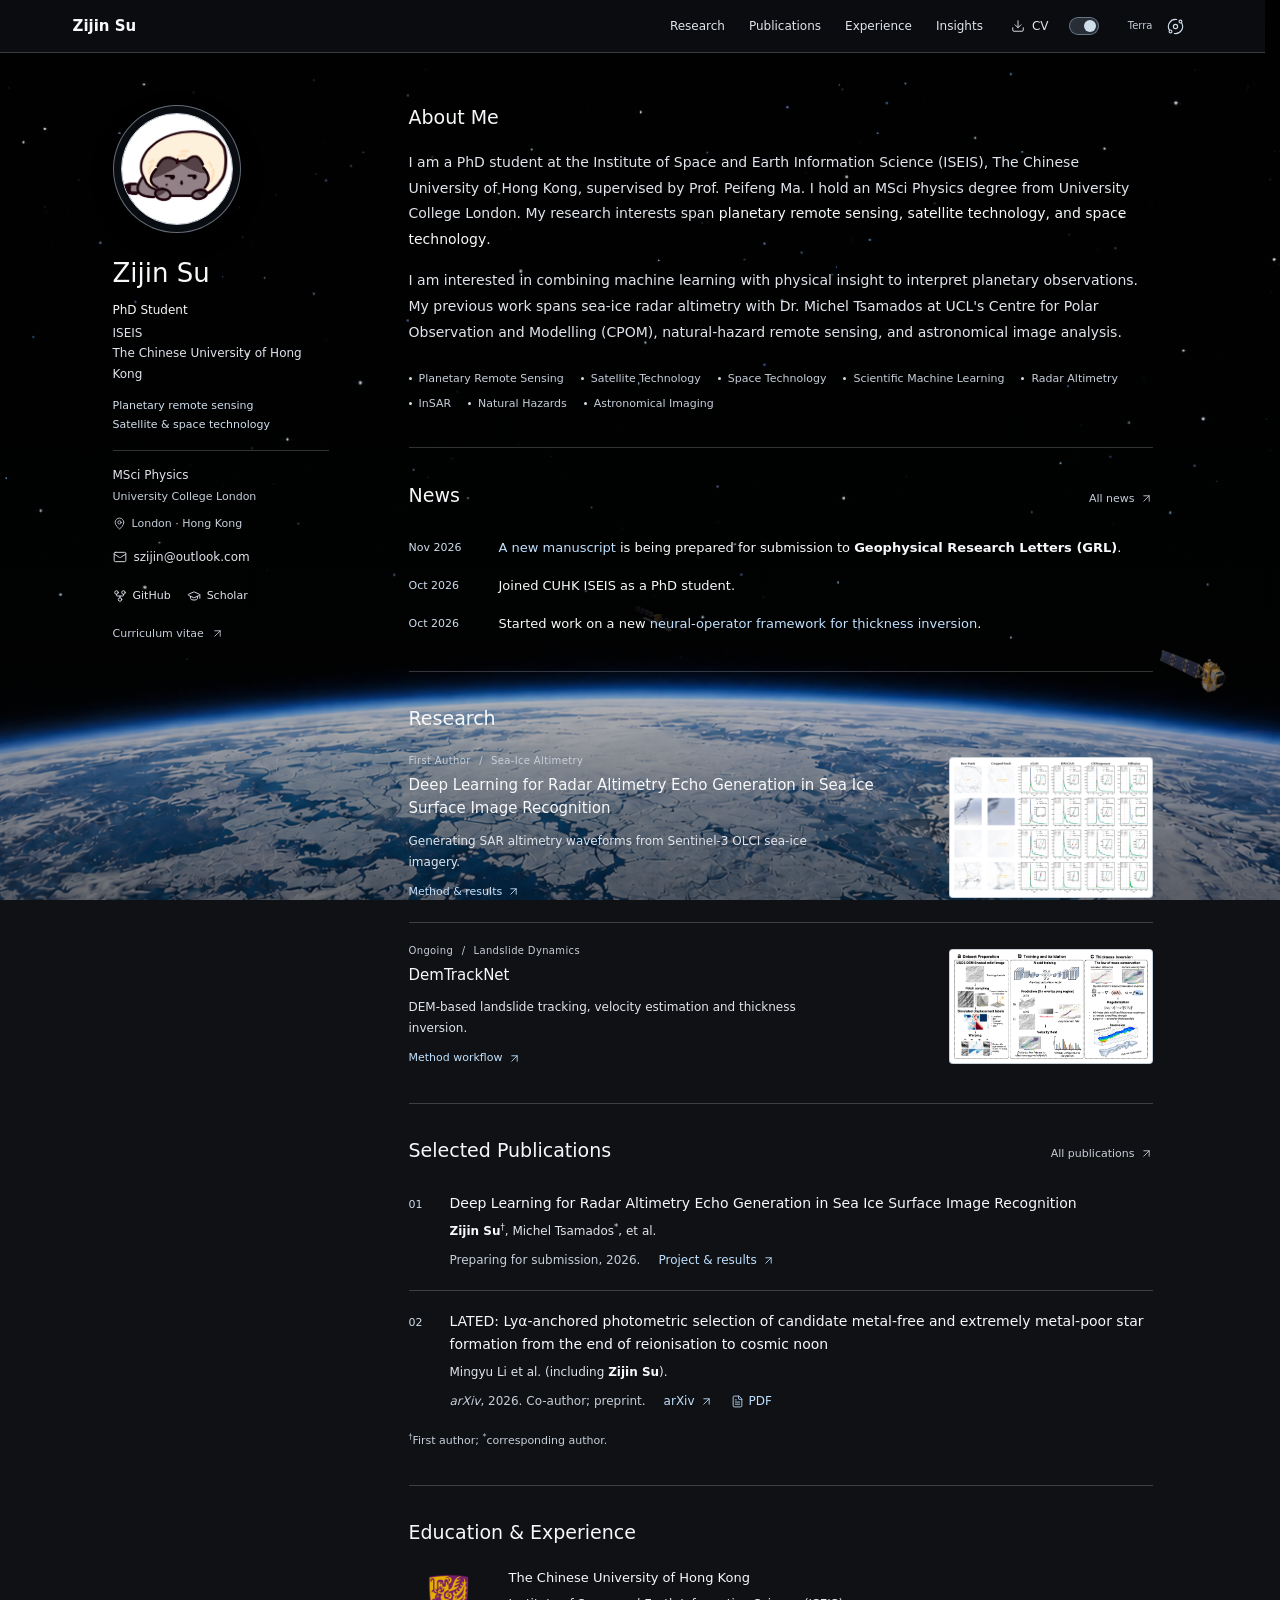
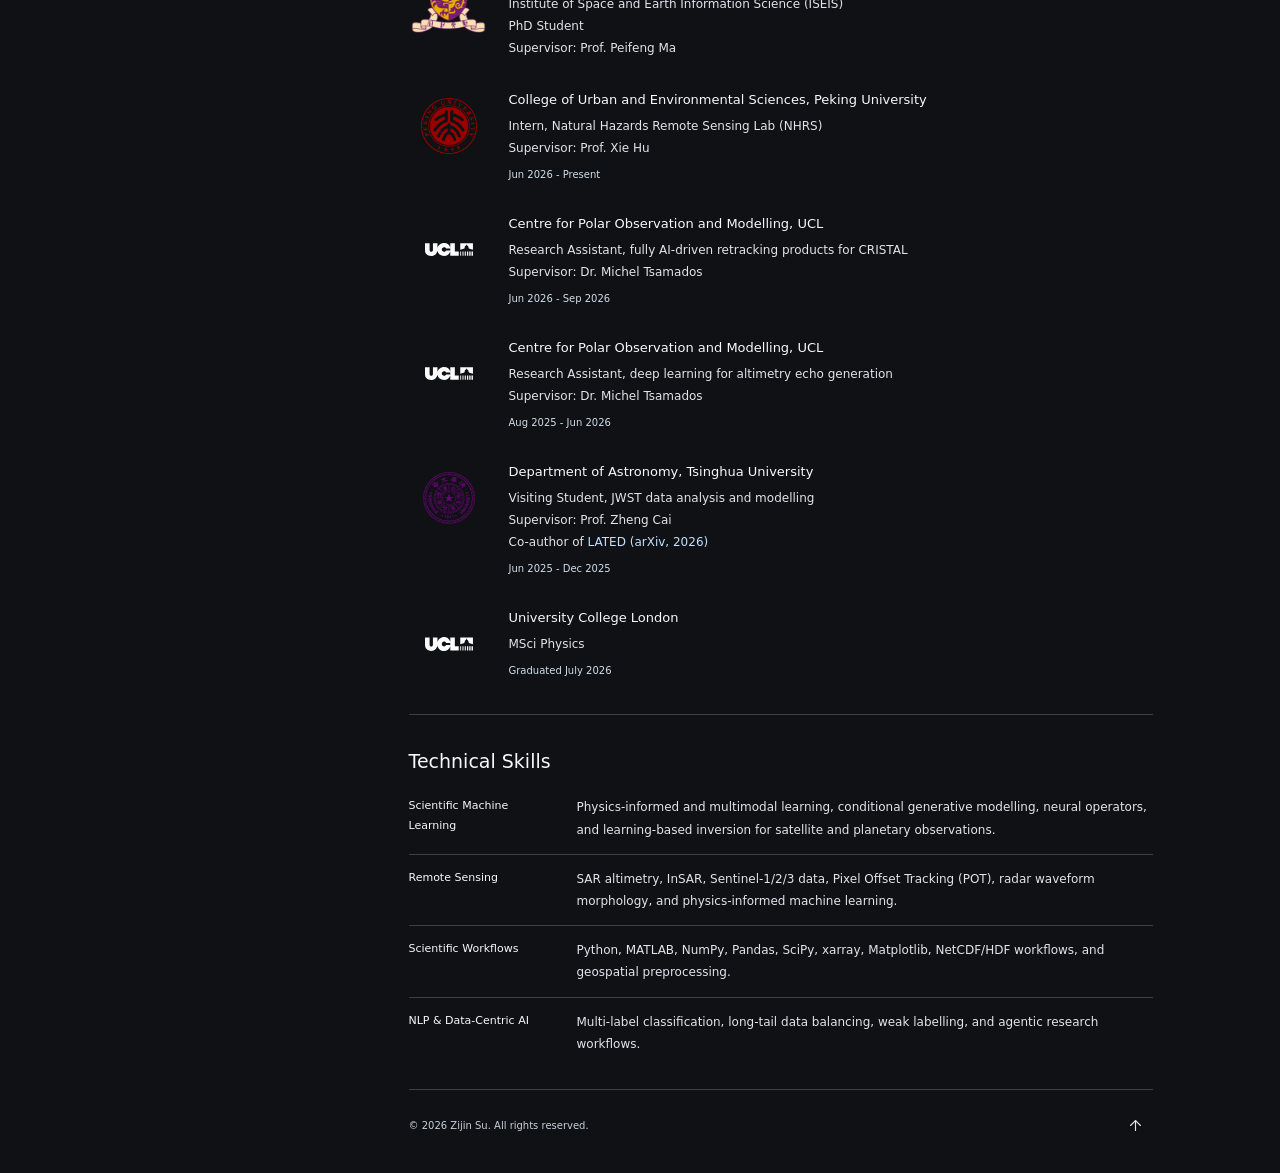
<file: index.html>
<!doctype html>
<html lang="en" data-theme="dark" data-scene="earth-orbit" data-design="immersive">
<head>
  <meta charset="utf-8">
  <meta name="viewport" content="width=device-width, initial-scale=1">
  <meta name="color-scheme" content="dark light">
  <link rel="icon" href="favicon.ico?v=bee-20261113" type="image/x-icon" sizes="16x16 32x32 48x48">
  <link rel="icon" href="assets/img/favicon-bee-21f7d604a5.svg" type="image/svg+xml" sizes="any">
  <link rel="icon" href="assets/img/favicon-bee-light-74e31d1121.png" type="image/png" sizes="32x32" media="(prefers-color-scheme: light)">
  <link rel="icon" href="assets/img/favicon-bee-dark-a9e499d6d9.png" type="image/png" sizes="32x32" media="(prefers-color-scheme: dark)">
  <link rel="apple-touch-icon" href="assets/img/apple-touch-icon-bee.png" sizes="180x180">
  <title>Zijin Su | Planetary Remote Sensing</title>
  <meta name="description" content="Zijin Su. Planetary remote sensing, satellite technology, and space technology.">
  <script src="assets/js/planetary-ui-icons.js?v=2"></script>
  <script src="assets/js/orbit-3d-icons.js?v=1"></script>
  <script src="assets/vendor/three-r160/three.min.js" defer></script>
  <script src="assets/js/orbit-3d-dynamics.js?v=2" defer></script>
  <script src="assets/js/orbit-3d-spacecraft.js?v=1" defer></script>
  <script src="assets/js/orbit-polar-art-preview.js?v=3" defer></script>
  <script src="assets/js/orbit-cinematic-art.js?v=4" defer></script>
  <script src="assets/js/orbit-realistic-spacecraft.js?v=1" defer></script>
  <script src="assets/js/orbit-active-spacecraft-preview.js?v=1" defer></script>
  <script src="assets/js/orbit-cinematic-spacecraft.js?v=2" defer></script>
  <script src="assets/js/orbit-reading-clearance.js?v=1" defer></script>
  <script src="assets/js/orbit-cinematic-scene.js?v=2" defer></script>
  <script src="assets/js/planetary-cinematic.js?v=1" defer></script>
  <link rel="stylesheet" href="assets/css/planetary.css?v=23">
  <link rel="stylesheet" href="assets/css/orbit-3d-preview.css?v=3">
  <link rel="stylesheet" href="assets/css/overview-preview.css?v=1">
  <link rel="stylesheet" href="assets/css/terra-polar-preview.css?v=2">
  <link rel="stylesheet" href="assets/css/research-compact-bfb7ca02b9.css">
</head>
<body id="top">
  <a class="skip-link" href="#main">Skip to content</a>
  <header class="site-header">
    <div class="header-inner">
      <a class="wordmark" href="#top">Zijin Su</a>
      <nav class="site-nav" id="primaryNav" aria-label="Primary navigation">
        <a href="#researches">Research</a>
        <a href="#publications">Publications</a>
        <a href="#experience">Experience</a>
        <a href="insights.html">Insights</a>
      </nav>
      <div class="header-tools">
        <a class="cv-link" href="assets/cv/final_cv.pdf"><span data-icon="Download" aria-hidden="true"></span>CV</a>
        <button id="orbit3DMotionToggle" class="icon-button orbit-3d-motion" type="button" role="switch" aria-label="Scene motion" aria-checked="false" data-tooltip="Loading scene motion" disabled><span class="motion-switch-track" aria-hidden="true"><span class="motion-switch-thumb"></span></span></button>
        <div class="scene-control"><span id="sceneName" class="scene-label" aria-hidden="true">Terra</span><button id="sceneToggle" class="icon-button scene-switch" type="button" aria-label="Terra scene. Switch to Luna" title="Terra scene. Switch to Luna" data-tooltip="Terra / Switch to Luna"><span data-icon="Orbit" aria-hidden="true"></span></button></div>
        <button id="menuToggle" class="icon-button menu-toggle" type="button" aria-label="Open navigation" title="Open navigation" aria-expanded="false" aria-controls="primaryNav"><span data-icon="Menu" aria-hidden="true"></span></button>
      </div>
    </div>
  </header>

  <div class="scene-panel" aria-hidden="true"><div id="orbit3DStage" class="orbit-3d-stage" aria-hidden="true"></div></div>

  <div class="layout">
    <aside class="profile profile--academic" aria-label="Profile">
      <div class="avatar-frame">
        <img class="avatar" src="assets/img/quange.png" width="112" height="112" alt="Zijin Su profile avatar">
      </div>
      <h1 class="profile-name">Zijin Su</h1>
      <div class="profile-affiliation">
        <p class="profile-role">PhD Student</p>
        <p class="profile-school">ISEIS<br>The Chinese University of Hong Kong</p>
      </div>
      <p class="profile-focus"><span>Planetary remote sensing</span><span>Satellite &amp; space technology</span></p>
      <p class="profile-alumni"><span>MSci Physics</span>University College London</p>
      <p class="profile-location"><span data-icon="MapPin" aria-hidden="true"></span>London &middot; Hong Kong</p>
      <a class="profile-email" href="mailto:szijin@outlook.com"><span data-icon="Mail" aria-hidden="true"></span><span>szijin@outlook.com</span></a>
      <div class="profile-links" aria-label="Profile links">
        <a href="https://github.com/zizeonso"><span data-icon="GitFork" aria-hidden="true"></span>GitHub</a>
        <a href="https://scholar.google.com/"><span data-icon="GraduationCap" aria-hidden="true"></span>Scholar</a>
      </div>
      <a class="profile-cv" href="assets/cv/final_cv.pdf">Curriculum vitae<span data-icon="ArrowUpRight" aria-hidden="true"></span></a>
    </aside>

    <main id="main" class="content">
      <section id="about" class="section intro" aria-labelledby="aboutTitle">
        <h2 id="aboutTitle">About Me</h2>
        <p>I am a PhD student at the Institute of Space and Earth Information Science (ISEIS), The Chinese University of Hong Kong, supervised by Prof. Peifeng Ma. I hold an MSci Physics degree from University College London. My research interests span <strong>planetary remote sensing, satellite technology, and space technology</strong>.</p>
        <p>I am interested in combining machine learning with physical insight to interpret planetary observations. My previous work spans sea-ice radar altimetry with Dr. Michel Tsamados at UCL's Centre for Polar Observation and Modelling (CPOM), natural-hazard remote sensing, and astronomical image analysis.</p>
        <ul class="topic-list" aria-label="Research interests">
          <li>Planetary Remote Sensing</li><li>Satellite Technology</li><li>Space Technology</li><li>Scientific Machine Learning</li><li>Radar Altimetry</li><li>InSAR</li><li>Natural Hazards</li><li>Astronomical Imaging</li>
        </ul>
      </section>

      <section id="news" class="section" aria-labelledby="newsTitle">
        <div class="section-heading"><h2 id="newsTitle">News</h2><a class="section-link" href="news.html">All news<span data-icon="ArrowUpRight" aria-hidden="true"></span></a></div>
        <ul class="news-list"><li><time datetime="2026-11">Nov 2026</time><span><span class="paper-title">A new manuscript</span> is being prepared for submission to <strong>Geophysical Research Letters (GRL)</strong>.</span></li>
<li><time datetime="2026-10">Oct 2026</time><span>Joined CUHK ISEIS as a PhD student.</span></li>
<li><time datetime="2026-10">Oct 2026</time><span>Started work on a new <span class="paper-title">neural-operator framework for thickness inversion</span>.</span></li></ul>
      </section>

      <section id="researches" class="section" aria-labelledby="researchTitle">
        <div class="section-heading"><h2 id="researchTitle">Research</h2></div>
        <div class="research-list research-list--compact">
          <article id="sea-ice-altimetry" class="research-entry research-entry--compact">
            <div class="research-copy">
              <p class="entry-kicker">First Author <span aria-hidden="true">/</span> Sea-Ice Altimetry</p>
              <h3><a href="research.html">Deep Learning for Radar Altimetry Echo Generation in Sea Ice Surface Image Recognition</a></h3>
              <p>Generating SAR altimetry waveforms from Sentinel-3 OLCI sea-ice imagery.</p>
              <a class="text-link" href="research.html">Method &amp; results<span data-icon="ArrowUpRight" aria-hidden="true"></span></a>
            </div>
            <figure class="research-preview">
              <a class="research-thumbnail" href="research.html" aria-label="View the 4 by 6 sea-ice waveform comparison and research details"><img src="assets/img/research-20261115/comparison.webp" width="2000" height="1351" loading="lazy" decoding="async" alt="4 by 6 comparison of raw and cropped OLCI patches with observed and generated waveforms across four models"></a>
            </figure>
          </article>
          <article id="demtracknet" class="research-entry research-entry--compact">
            <div class="research-copy">
              <p class="entry-kicker">Ongoing <span aria-hidden="true">/</span> Landslide Dynamics</p>
              <h3>DemTrackNet</h3>
              <p>DEM-based landslide tracking, velocity estimation and thickness inversion.</p>
              <a class="text-link" href="assets/img/demtracknet/fig2-method-workflow-d4398f811e.png" target="_blank" rel="noopener">Method workflow<span data-icon="ArrowUpRight" aria-hidden="true"></span></a>
            </div>
            <figure class="research-preview">
              <a class="research-thumbnail" href="assets/img/demtracknet/fig2-method-workflow-d4398f811e.png" target="_blank" rel="noopener" aria-label="View the full-size DemTrackNet method workflow, Figure 2"><span class="research-thumbnail-crop"><img src="assets/img/demtracknet/fig2-method-workflow-d4398f811e.png" width="1290" height="713" loading="lazy" decoding="async" alt="DemTrackNet method workflow (Figure 2)"></span></a>
            </figure>
          </article>
        </div>
      </section>

      <section id="publications" class="section" aria-labelledby="publicationsTitle">
        <div class="section-heading"><h2 id="publicationsTitle">Selected Publications</h2><a class="section-link" href="publications.html">All publications<span data-icon="ArrowUpRight" aria-hidden="true"></span></a></div>
        <ol class="publication-list publication-list--selected"><li><div class="publication-body"><h3>Deep Learning for Radar Altimetry Echo Generation in Sea Ice Surface Image Recognition</h3>
<p><strong>Zijin Su</strong><sup>†</sup>, Michel Tsamados<sup>*</sup>, et al.</p>
<div class="publication-meta"><p class="publication-venue">Preparing for submission, 2026.</p><div class="publication-links"><a href="research.html">Project &amp; results<span data-icon="ArrowUpRight" aria-hidden="true"></span></a></div></div></div></li>
<li><div class="publication-body"><h3>LATED: Lyα-anchored photometric selection of candidate metal-free and extremely metal-poor star formation from the end of reionisation to cosmic noon</h3>
<p>Mingyu Li et al. (including <strong>Zijin Su</strong>).</p>
<div class="publication-meta"><p class="publication-venue"><em>arXiv</em>, 2026. Co-author; preprint.</p><div class="publication-links"><a href="https://arxiv.org/abs/2609.24588">arXiv<span data-icon="ArrowUpRight" aria-hidden="true"></span></a><a href="https://arxiv.org/pdf/2609.24588"><span data-icon="FileText" aria-hidden="true"></span>PDF</a></div></div></div></li></ol>
        <p class="publication-legend"><sup>†</sup>First author; <sup>*</sup>corresponding author.</p>
      </section>

      <section id="experience" class="section" aria-labelledby="experienceTitle">
        <div class="section-heading"><h2 id="experienceTitle">Education &amp; Experience</h2></div>
        <div class="timeline">
          <article class="timeline-cuhk"><span class="institution-mark institution-mark--cuhk"><img src="assets/img/cuhk_logo.png" width="88" height="88" loading="lazy" alt=""></span><div><h3>The Chinese University of Hong Kong</h3><p>Institute of Space and Earth Information Science (ISEIS)</p><p>PhD Student</p><p>Supervisor: Prof. Peifeng Ma</p></div></article>
          <article><span class="institution-mark"><img src="assets/img/pku_logo.png" width="56" height="56" loading="lazy" alt=""></span><div><h3>College of Urban and Environmental Sciences, Peking University</h3><p>Intern, Natural Hazards Remote Sensing Lab (NHRS)</p><p>Supervisor: Prof. Xie Hu</p><time>Jun 2026 - Present</time></div></article>
          <article><span class="institution-mark institution-mark--wordmark institution-mark--ucl"><img src="assets/img/ucl-logo-white.svg" width="48" height="14" loading="lazy" alt=""></span><div><h3>Centre for Polar Observation and Modelling, UCL</h3><p>Research Assistant, fully AI-driven retracking products for CRISTAL</p><p>Supervisor: Dr. Michel Tsamados</p><time>Jun 2026 - Sep 2026</time></div></article>
          <article><span class="institution-mark institution-mark--wordmark institution-mark--ucl"><img src="assets/img/ucl-logo-white.svg" width="48" height="14" loading="lazy" alt=""></span><div><h3>Centre for Polar Observation and Modelling, UCL</h3><p>Research Assistant, deep learning for altimetry echo generation</p><p>Supervisor: Dr. Michel Tsamados</p><time>Aug 2025 - Jun 2026</time></div></article>
          <article><span class="institution-mark"><img src="assets/img/thu_logo_transparent.png" width="56" height="56" loading="lazy" alt=""></span><div><h3>Department of Astronomy, Tsinghua University</h3><p>Visiting Student, JWST data analysis and modelling</p><p>Supervisor: Prof. Zheng Cai</p><p>Co-author of <a href="https://arxiv.org/abs/2609.24588">LATED (arXiv, 2026)</a></p><time>Jun 2025 - Dec 2025</time></div></article>
          <article><span class="institution-mark institution-mark--wordmark institution-mark--ucl"><img src="assets/img/ucl-logo-white.svg" width="48" height="14" loading="lazy" alt=""></span><div><h3>University College London</h3><p>MSci Physics</p><time>Graduated July 2026</time></div></article>
        </div>
      </section>

      <section id="skills" class="section" aria-labelledby="skillsTitle">
        <div class="section-heading"><h2 id="skillsTitle">Technical Skills</h2></div>
        <dl class="capabilities">
          <div><dt>Scientific Machine Learning</dt><dd>Physics-informed and multimodal learning, conditional generative modelling, neural operators, and learning-based inversion for satellite and planetary observations.</dd></div>
          <div><dt>Remote Sensing</dt><dd>SAR altimetry, InSAR, Sentinel-1/2/3 data, Pixel Offset Tracking (POT), radar waveform morphology, and physics-informed machine learning.</dd></div>
          <div><dt>Scientific Workflows</dt><dd>Python, MATLAB, NumPy, Pandas, SciPy, xarray, Matplotlib, NetCDF/HDF workflows, and geospatial preprocessing.</dd></div>
          <div><dt>NLP &amp; Data-Centric AI</dt><dd>Multi-label classification, long-tail data balancing, weak labelling, and agentic research workflows.</dd></div>
        </dl>
      </section>

      <footer class="site-footer"><p>© 2026 Zijin Su. All rights reserved.</p><a class="icon-button" href="#top" aria-label="Back to top" title="Back to top"><span data-icon="ArrowUp" aria-hidden="true"></span></a></footer>
    </main>
  </div>
</body>
</html>
</file>
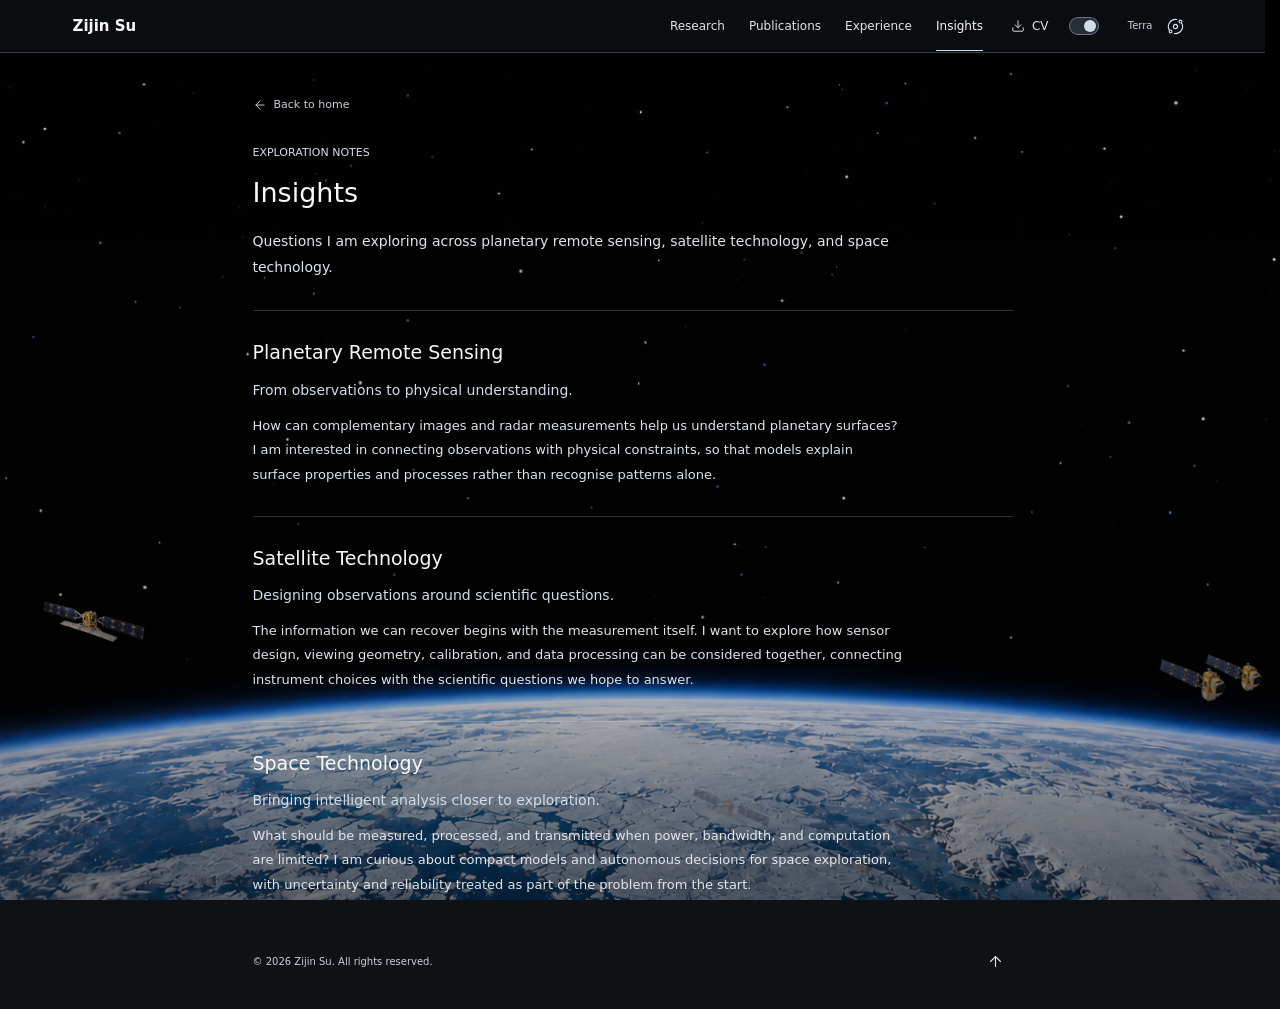
<file: insights.html>
<!doctype html>
<html lang="en" data-theme="dark" data-scene="earth-orbit" data-design="immersive">
<head>
  <meta charset="utf-8">
  <meta name="viewport" content="width=device-width, initial-scale=1">
  <meta name="color-scheme" content="dark light">
  <link rel="icon" href="favicon.ico?v=bee-20261113" type="image/x-icon" sizes="16x16 32x32 48x48">
  <link rel="icon" href="assets/img/favicon-bee-21f7d604a5.svg" type="image/svg+xml" sizes="any">
  <link rel="icon" href="assets/img/favicon-bee-light-74e31d1121.png" type="image/png" sizes="32x32" media="(prefers-color-scheme: light)">
  <link rel="icon" href="assets/img/favicon-bee-dark-a9e499d6d9.png" type="image/png" sizes="32x32" media="(prefers-color-scheme: dark)">
  <link rel="apple-touch-icon" href="assets/img/apple-touch-icon-bee.png" sizes="180x180">
  <title>Insights | Zijin Su</title>
  <meta name="description" content="Exploration notes on planetary remote sensing, satellite technology, and space technology by Zijin Su.">
  <script src="assets/js/planetary-ui-icons.js?v=2"></script>
  <script src="assets/js/orbit-3d-icons.js?v=1"></script>
  <script src="assets/vendor/three-r160/three.min.js" defer></script>
  <script src="assets/js/orbit-3d-dynamics.js?v=2" defer></script>
  <script src="assets/js/orbit-3d-spacecraft.js?v=1" defer></script>
  <script src="assets/js/orbit-polar-art-preview.js?v=3" defer></script>
  <script src="assets/js/orbit-cinematic-art.js?v=4" defer></script>
  <script src="assets/js/orbit-realistic-spacecraft.js?v=1" defer></script>
  <script src="assets/js/orbit-active-spacecraft-preview.js?v=1" defer></script>
  <script src="assets/js/orbit-cinematic-spacecraft.js?v=2" defer></script>
  <script src="assets/js/orbit-reading-clearance.js?v=1" defer></script>
  <script src="assets/js/orbit-cinematic-scene.js?v=2" defer></script>
  <script src="assets/js/planetary-cinematic.js?v=1" defer></script>
  <link rel="stylesheet" href="assets/css/planetary.css?v=22">
  <link rel="stylesheet" href="assets/css/orbit-3d-preview.css?v=3">
  <link rel="stylesheet" href="assets/css/overview-preview.css?v=1">
  <link rel="stylesheet" href="assets/css/terra-polar-preview.css?v=2">
</head>
<body id="top">
  <a class="skip-link" href="#main">Skip to content</a>
  <header class="site-header">
    <div class="header-inner">
      <a class="wordmark" href="index.html">Zijin Su</a>
      <nav class="site-nav" id="primaryNav" aria-label="Primary navigation">
        <a href="index.html#researches">Research</a>
        <a href="index.html#publications">Publications</a>
        <a href="index.html#experience">Experience</a>
        <a href="insights.html" aria-current="page">Insights</a>
      </nav>
      <div class="header-tools">
        <a class="cv-link" href="assets/cv/final_cv.pdf"><span data-icon="Download" aria-hidden="true"></span>CV</a>
        <button id="orbit3DMotionToggle" class="icon-button orbit-3d-motion" type="button" role="switch" aria-label="Scene motion" aria-checked="false" data-tooltip="Loading scene motion" disabled><span class="motion-switch-track" aria-hidden="true"><span class="motion-switch-thumb"></span></span></button>
        <div class="scene-control"><span id="sceneName" class="scene-label" aria-hidden="true">Terra</span><button id="sceneToggle" class="icon-button scene-switch" type="button" aria-label="Terra scene. Switch to Luna" title="Terra scene. Switch to Luna" data-tooltip="Terra / Switch to Luna"><span data-icon="Orbit" aria-hidden="true"></span></button></div>
        <button id="menuToggle" class="icon-button menu-toggle" type="button" aria-label="Open navigation" title="Open navigation" aria-expanded="false" aria-controls="primaryNav"><span data-icon="Menu" aria-hidden="true"></span></button>
      </div>
    </div>
  </header>

  <div class="scene-panel" aria-hidden="true"><div id="orbit3DStage" class="orbit-3d-stage" aria-hidden="true"></div></div>

  <main id="main" class="detail-layout insights-layout">
    <a class="back-link" href="index.html"><span data-icon="ArrowLeft" aria-hidden="true"></span>Back to home</a>
    <header class="detail-header insights-header">
      <p class="eyebrow">Exploration Notes</p>
      <h1>Insights</h1>
      <p>Questions I am exploring across planetary remote sensing, satellite technology, and space technology.</p>
    </header>

    <section id="planetary-remote-sensing" class="insight-entry" aria-labelledby="planetaryTitle">
      <h2 id="planetaryTitle">Planetary Remote Sensing</h2>
      <p class="insight-question">From observations to physical understanding.</p>
      <p>How can complementary images and radar measurements help us understand planetary surfaces? I am interested in connecting observations with physical constraints, so that models explain surface properties and processes rather than recognise patterns alone.</p>
    </section>

    <section id="satellite-technology" class="insight-entry" aria-labelledby="satelliteTitle">
      <h2 id="satelliteTitle">Satellite Technology</h2>
      <p class="insight-question">Designing observations around scientific questions.</p>
      <p>The information we can recover begins with the measurement itself. I want to explore how sensor design, viewing geometry, calibration, and data processing can be considered together, connecting instrument choices with the scientific questions we hope to answer.</p>
    </section>

    <section id="space-technology" class="insight-entry" aria-labelledby="spaceTitle">
      <h2 id="spaceTitle">Space Technology</h2>
      <p class="insight-question">Bringing intelligent analysis closer to exploration.</p>
      <p>What should be measured, processed, and transmitted when power, bandwidth, and computation are limited? I am curious about compact models and autonomous decisions for space exploration, with uncertainty and reliability treated as part of the problem from the start.</p>
    </section>

    <footer class="site-footer"><p>&copy; 2026 Zijin Su. All rights reserved.</p><a class="icon-button" href="#top" aria-label="Back to top" title="Back to top"><span data-icon="ArrowUp" aria-hidden="true"></span></a></footer>
  </main>
</body>
</html>
</file>
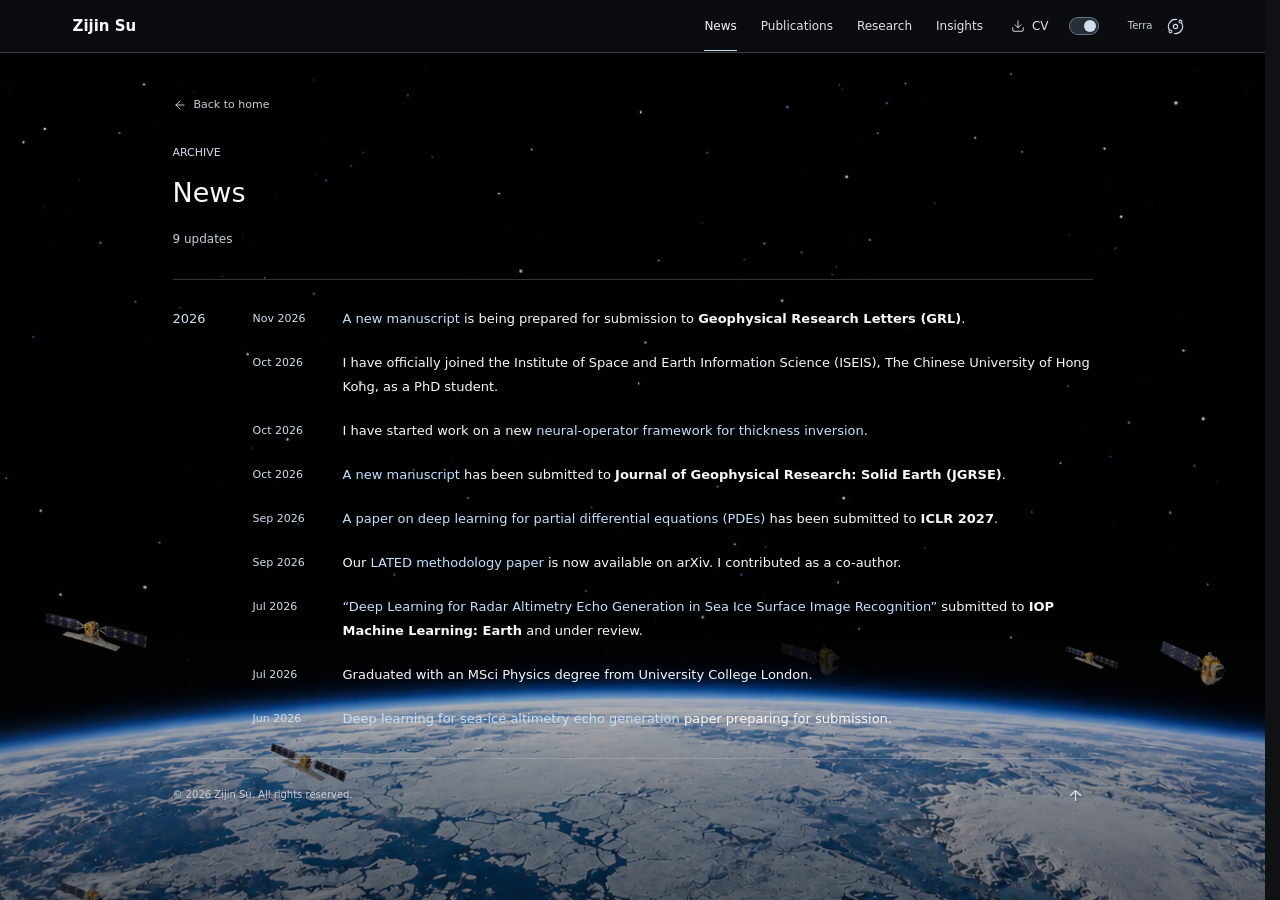
<file: news.html>
<!doctype html>
<html lang="en" data-theme="dark" data-scene="earth-orbit" data-design="immersive">
<head>
  <meta charset="utf-8">
  <meta name="viewport" content="width=device-width, initial-scale=1">
  <meta name="color-scheme" content="dark light">
  <link rel="icon" href="favicon.ico?v=bee-20261113" type="image/x-icon" sizes="16x16 32x32 48x48">
  <link rel="icon" href="assets/img/favicon-bee-21f7d604a5.svg" type="image/svg+xml" sizes="any">
  <link rel="icon" href="assets/img/favicon-bee-light-74e31d1121.png" type="image/png" sizes="32x32" media="(prefers-color-scheme: light)">
  <link rel="icon" href="assets/img/favicon-bee-dark-a9e499d6d9.png" type="image/png" sizes="32x32" media="(prefers-color-scheme: dark)">
  <link rel="apple-touch-icon" href="assets/img/apple-touch-icon-bee.png" sizes="180x180">
  <title>News | Zijin Su</title>
  <meta name="description" content="News archive by Zijin Su.">
  <script src="assets/js/planetary-ui-icons.js?v=2"></script>
  <script src="assets/js/orbit-3d-icons.js?v=1"></script>
  <script src="assets/vendor/three-r160/three.min.js" defer></script>
  <script src="assets/js/orbit-3d-dynamics.js?v=2" defer></script>
  <script src="assets/js/orbit-3d-spacecraft.js?v=1" defer></script>
  <script src="assets/js/orbit-polar-art-preview.js?v=3" defer></script>
  <script src="assets/js/orbit-cinematic-art.js?v=4" defer></script>
  <script src="assets/js/orbit-realistic-spacecraft.js?v=1" defer></script>
  <script src="assets/js/orbit-active-spacecraft-preview.js?v=1" defer></script>
  <script src="assets/js/orbit-cinematic-spacecraft.js?v=2" defer></script>
  <script src="assets/js/orbit-reading-clearance.js?v=1" defer></script>
  <script src="assets/js/orbit-cinematic-scene.js?v=2" defer></script>
  <script src="assets/js/planetary-cinematic.js?v=1" defer></script>
  <link rel="stylesheet" href="assets/css/planetary.css?v=22">
  <link rel="stylesheet" href="assets/css/orbit-3d-preview.css?v=3">
  <link rel="stylesheet" href="assets/css/overview-preview.css?v=1">
  <link rel="stylesheet" href="assets/css/terra-polar-preview.css?v=2">
</head>
<body id="top">
  <a class="skip-link" href="#main">Skip to content</a>
  <header class="site-header">
    <div class="header-inner">
      <a class="wordmark" href="index.html">Zijin Su</a>
      <nav class="site-nav" id="primaryNav" aria-label="Primary navigation"><a href="news.html" aria-current="page">News</a><a href="publications.html">Publications</a><a href="index.html#researches">Research</a><a href="insights.html">Insights</a></nav>
      <div class="header-tools">
        <a class="cv-link" href="assets/cv/final_cv.pdf"><span data-icon="Download" aria-hidden="true"></span>CV</a>
        <button id="orbit3DMotionToggle" class="icon-button orbit-3d-motion" type="button" role="switch" aria-label="Scene motion" aria-checked="false" data-tooltip="Loading scene motion" disabled><span class="motion-switch-track" aria-hidden="true"><span class="motion-switch-thumb"></span></span></button>
        <div class="scene-control"><span id="sceneName" class="scene-label" aria-hidden="true">Terra</span><button id="sceneToggle" class="icon-button scene-switch" type="button" aria-label="Terra scene. Switch to Luna" title="Terra scene. Switch to Luna" data-tooltip="Terra / Switch to Luna"><span data-icon="Orbit" aria-hidden="true"></span></button></div>
        <button id="menuToggle" class="icon-button menu-toggle" type="button" aria-label="Open navigation" title="Open navigation" aria-expanded="false" aria-controls="primaryNav"><span data-icon="Menu" aria-hidden="true"></span></button>
      </div>
    </div>
  </header>
  <div class="scene-panel" aria-hidden="true"><div id="orbit3DStage" class="orbit-3d-stage" aria-hidden="true"></div></div>
  <main id="main" class="detail-layout archive-layout">
    <a class="back-link" href="index.html#news"><span data-icon="ArrowLeft" aria-hidden="true"></span>Back to home</a>
    <header class="detail-header archive-header"><p class="eyebrow">Archive</p><h1>News</h1><p class="archive-count">9 updates</p></header>
    <section id="news-2026" class="archive-year" aria-labelledby="year-2026"><h2 id="year-2026">2026</h2><ul class="news-list"><li><time datetime="2026-11">Nov 2026</time><span><span class="paper-title">A new manuscript</span> is being prepared for submission to <strong>Geophysical Research Letters (GRL)</strong>.</span></li>
<li><time datetime="2026-10">Oct 2026</time><span>I have officially joined the Institute of Space and Earth Information Science (ISEIS), The Chinese University of Hong Kong, as a PhD student.</span></li>
<li><time datetime="2026-10">Oct 2026</time><span>I have started work on a new <span class="paper-title">neural-operator framework for thickness inversion</span>.</span></li>
<li><time datetime="2026-10">Oct 2026</time><span><span class="paper-title">A new manuscript</span> has been submitted to <strong>Journal of Geophysical Research: Solid Earth (JGRSE)</strong>.</span></li>
<li><time datetime="2026-09">Sep 2026</time><span><span class="paper-title">A paper on deep learning for partial differential equations (PDEs)</span> has been submitted to <strong>ICLR 2027</strong>.</span></li>
<li><time datetime="2026-09">Sep 2026</time><span>Our <a href="https://arxiv.org/abs/2609.24588">LATED methodology paper</a> is now available on arXiv. I contributed as a co-author.</span></li>
<li><time datetime="2026-07">Jul 2026</time><span><span class="paper-title">“Deep Learning for Radar Altimetry Echo Generation in Sea Ice Surface Image Recognition”</span> submitted to <strong>IOP Machine Learning: Earth</strong> and under review.</span></li>
<li><time datetime="2026-07">Jul 2026</time><span>Graduated with an MSci Physics degree from University College London.</span></li>
<li><time datetime="2026-06">Jun 2026</time><span><span class="paper-title">Deep learning for sea-ice altimetry echo generation</span> paper preparing for submission.</span></li></ul></section>
    <footer class="site-footer"><p>&copy; 2026 Zijin Su. All rights reserved.</p><a class="icon-button" href="#top" aria-label="Back to top" title="Back to top"><span data-icon="ArrowUp" aria-hidden="true"></span></a></footer>
  </main>
</body>
</html>
</file>
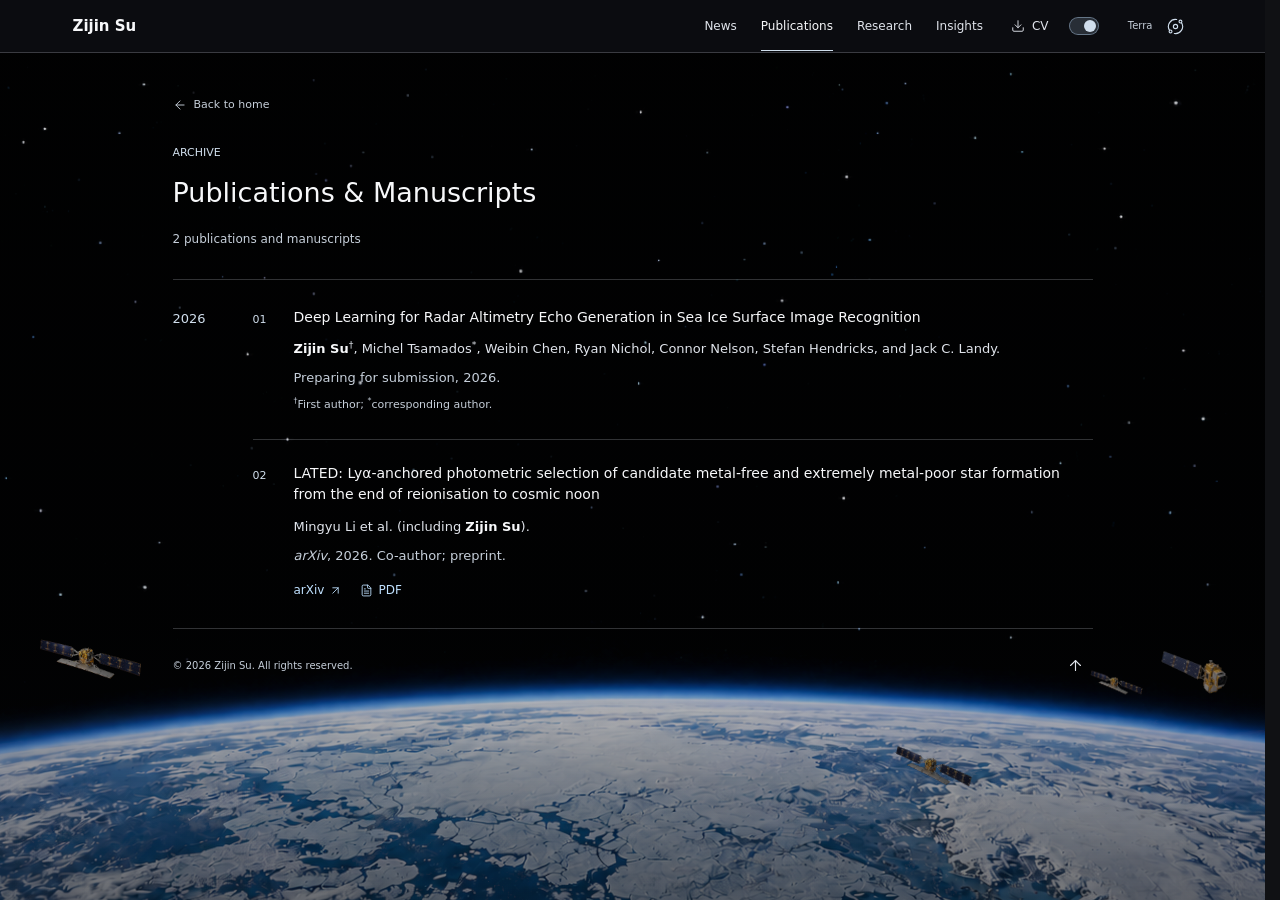
<file: publications.html>
<!doctype html>
<html lang="en" data-theme="dark" data-scene="earth-orbit" data-design="immersive">
<head>
  <meta charset="utf-8">
  <meta name="viewport" content="width=device-width, initial-scale=1">
  <meta name="color-scheme" content="dark light">
  <link rel="icon" href="favicon.ico?v=bee-20261113" type="image/x-icon" sizes="16x16 32x32 48x48">
  <link rel="icon" href="assets/img/favicon-bee-21f7d604a5.svg" type="image/svg+xml" sizes="any">
  <link rel="icon" href="assets/img/favicon-bee-light-74e31d1121.png" type="image/png" sizes="32x32" media="(prefers-color-scheme: light)">
  <link rel="icon" href="assets/img/favicon-bee-dark-a9e499d6d9.png" type="image/png" sizes="32x32" media="(prefers-color-scheme: dark)">
  <link rel="apple-touch-icon" href="assets/img/apple-touch-icon-bee.png" sizes="180x180">
  <title>Publications | Zijin Su</title>
  <meta name="description" content="Publications and manuscripts by Zijin Su.">
  <script src="assets/js/planetary-ui-icons.js?v=2"></script>
  <script src="assets/js/orbit-3d-icons.js?v=1"></script>
  <script src="assets/vendor/three-r160/three.min.js" defer></script>
  <script src="assets/js/orbit-3d-dynamics.js?v=2" defer></script>
  <script src="assets/js/orbit-3d-spacecraft.js?v=1" defer></script>
  <script src="assets/js/orbit-polar-art-preview.js?v=3" defer></script>
  <script src="assets/js/orbit-cinematic-art.js?v=4" defer></script>
  <script src="assets/js/orbit-realistic-spacecraft.js?v=1" defer></script>
  <script src="assets/js/orbit-active-spacecraft-preview.js?v=1" defer></script>
  <script src="assets/js/orbit-cinematic-spacecraft.js?v=2" defer></script>
  <script src="assets/js/orbit-reading-clearance.js?v=1" defer></script>
  <script src="assets/js/orbit-cinematic-scene.js?v=2" defer></script>
  <script src="assets/js/planetary-cinematic.js?v=1" defer></script>
  <link rel="stylesheet" href="assets/css/planetary.css?v=22">
  <link rel="stylesheet" href="assets/css/orbit-3d-preview.css?v=3">
  <link rel="stylesheet" href="assets/css/overview-preview.css?v=1">
  <link rel="stylesheet" href="assets/css/terra-polar-preview.css?v=2">
</head>
<body id="top">
  <a class="skip-link" href="#main">Skip to content</a>
  <header class="site-header">
    <div class="header-inner">
      <a class="wordmark" href="index.html">Zijin Su</a>
      <nav class="site-nav" id="primaryNav" aria-label="Primary navigation"><a href="news.html">News</a><a href="publications.html" aria-current="page">Publications</a><a href="index.html#researches">Research</a><a href="insights.html">Insights</a></nav>
      <div class="header-tools">
        <a class="cv-link" href="assets/cv/final_cv.pdf"><span data-icon="Download" aria-hidden="true"></span>CV</a>
        <button id="orbit3DMotionToggle" class="icon-button orbit-3d-motion" type="button" role="switch" aria-label="Scene motion" aria-checked="false" data-tooltip="Loading scene motion" disabled><span class="motion-switch-track" aria-hidden="true"><span class="motion-switch-thumb"></span></span></button>
        <div class="scene-control"><span id="sceneName" class="scene-label" aria-hidden="true">Terra</span><button id="sceneToggle" class="icon-button scene-switch" type="button" aria-label="Terra scene. Switch to Luna" title="Terra scene. Switch to Luna" data-tooltip="Terra / Switch to Luna"><span data-icon="Orbit" aria-hidden="true"></span></button></div>
        <button id="menuToggle" class="icon-button menu-toggle" type="button" aria-label="Open navigation" title="Open navigation" aria-expanded="false" aria-controls="primaryNav"><span data-icon="Menu" aria-hidden="true"></span></button>
      </div>
    </div>
  </header>
  <div class="scene-panel" aria-hidden="true"><div id="orbit3DStage" class="orbit-3d-stage" aria-hidden="true"></div></div>
  <main id="main" class="detail-layout archive-layout">
    <a class="back-link" href="index.html#publications"><span data-icon="ArrowLeft" aria-hidden="true"></span>Back to home</a>
    <header class="detail-header archive-header"><p class="eyebrow">Archive</p><h1>Publications &amp; Manuscripts</h1><p class="archive-count">2 publications and manuscripts</p></header>
    <section id="publications-2026" class="archive-year" aria-labelledby="year-2026"><h2 id="year-2026">2026</h2><ol class="publication-list"><li><div class="publication-body">
            <h3>Deep Learning for Radar Altimetry Echo Generation in Sea Ice Surface Image Recognition</h3>
            <p><strong>Zijin Su</strong><sup>†</sup>, Michel Tsamados<sup>*</sup>, Weibin Chen, Ryan Nichol, Connor Nelson, Stefan Hendricks, and Jack C. Landy.</p>
            <p class="publication-venue">Preparing for submission, 2026.</p>
            <p class="publication-note"><sup>†</sup>First author; <sup>*</sup>corresponding author.</p>
          </div></li>
<li><div class="publication-body">
            <h3>LATED: Lyα-anchored photometric selection of candidate metal-free and extremely metal-poor star formation from the end of reionisation to cosmic noon</h3>
            <p>Mingyu Li et al. (including <strong>Zijin Su</strong>).</p>
            <p class="publication-venue"><em>arXiv</em>, 2026. Co-author; preprint.</p>
            <div class="publication-links"><a href="https://arxiv.org/abs/2609.24588">arXiv<span data-icon="ArrowUpRight" aria-hidden="true"></span></a><a href="https://arxiv.org/pdf/2609.24588"><span data-icon="FileText" aria-hidden="true"></span>PDF</a></div>
          </div></li></ol></section>
    <footer class="site-footer"><p>&copy; 2026 Zijin Su. All rights reserved.</p><a class="icon-button" href="#top" aria-label="Back to top" title="Back to top"><span data-icon="ArrowUp" aria-hidden="true"></span></a></footer>
  </main>
</body>
</html>
</file>
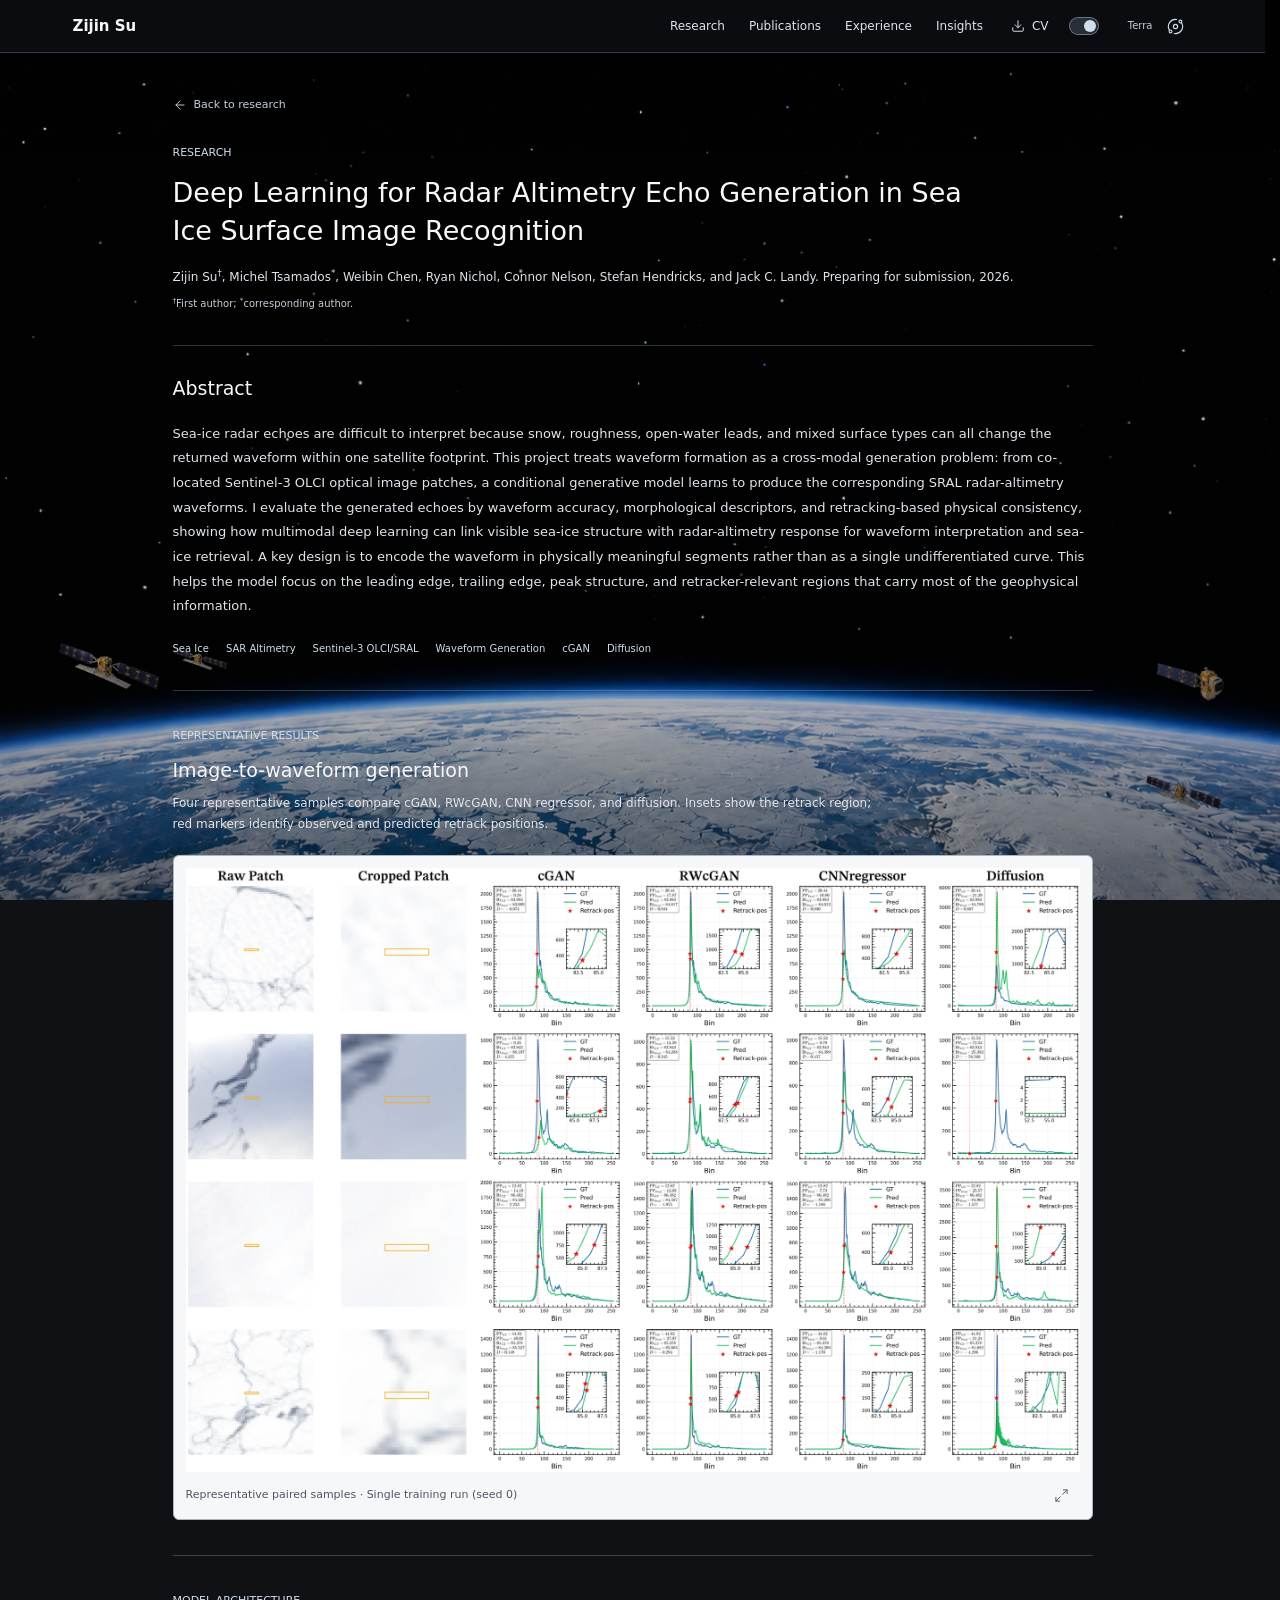
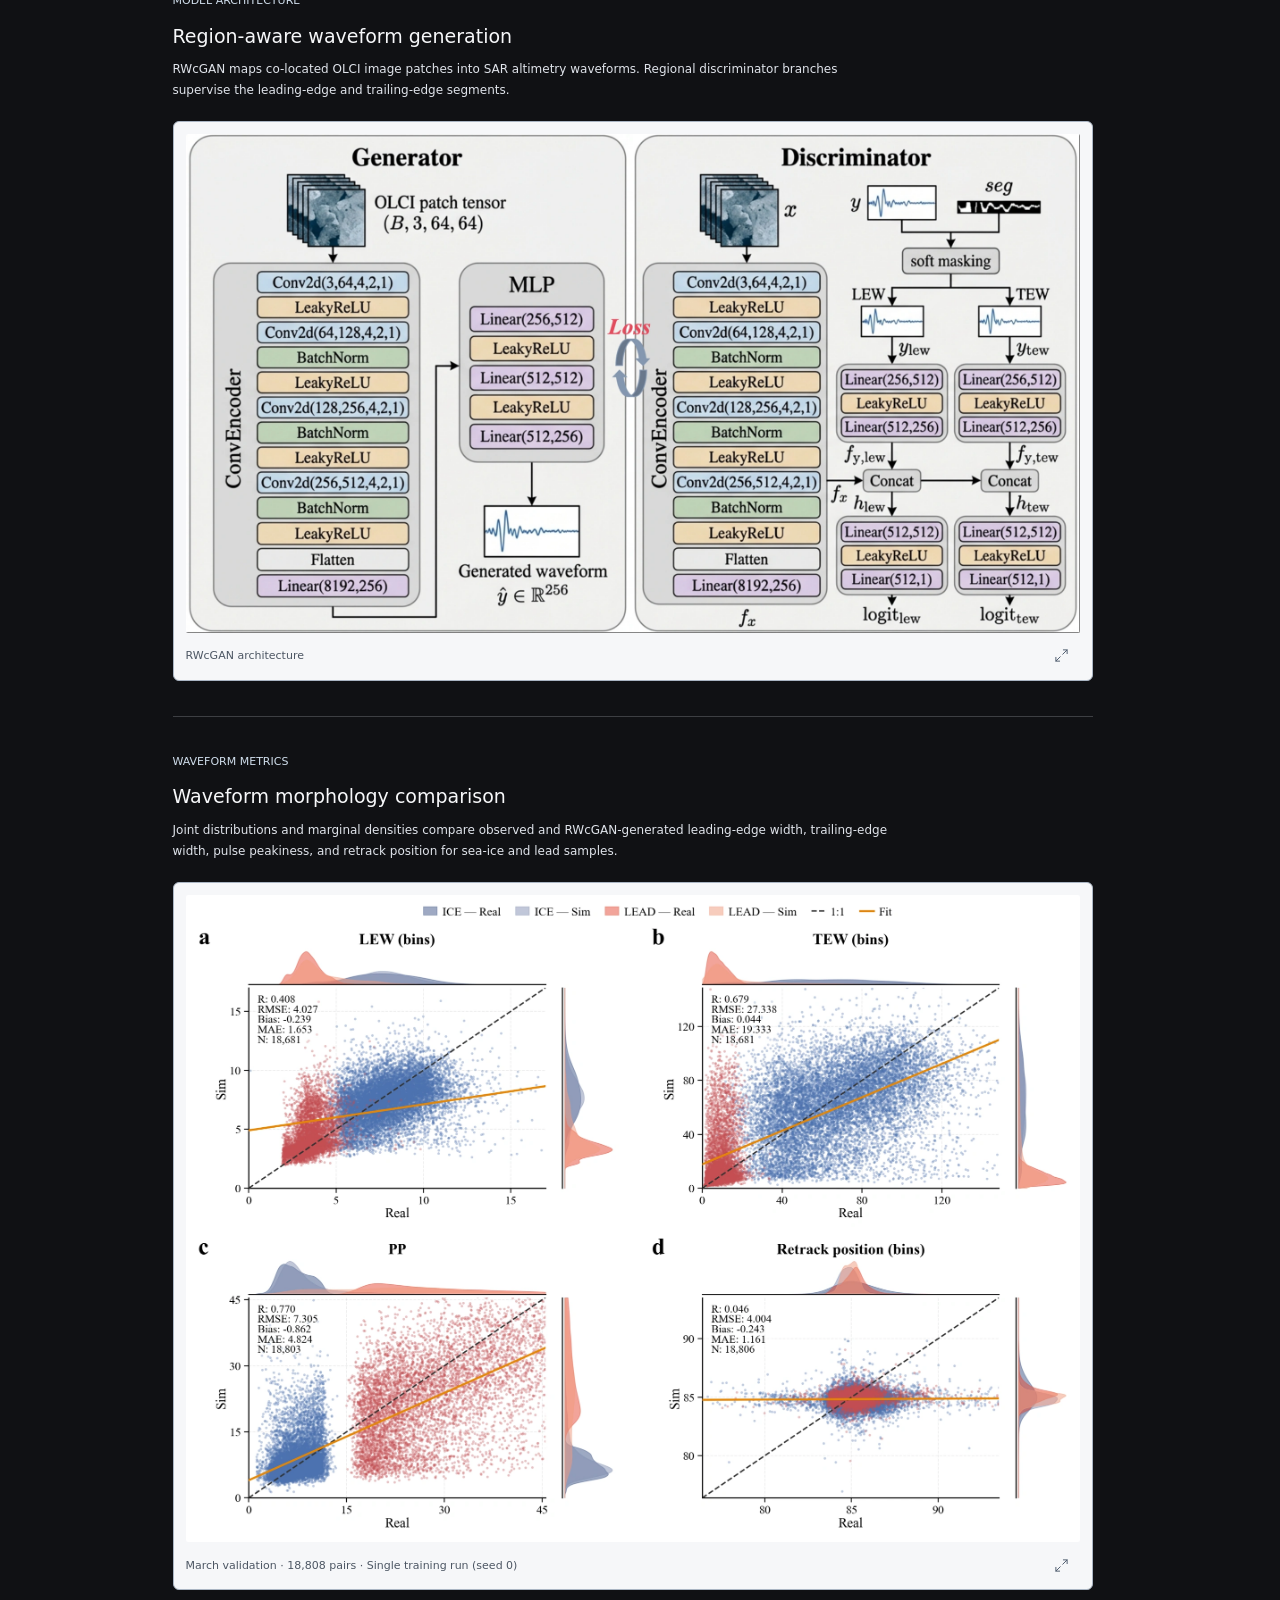
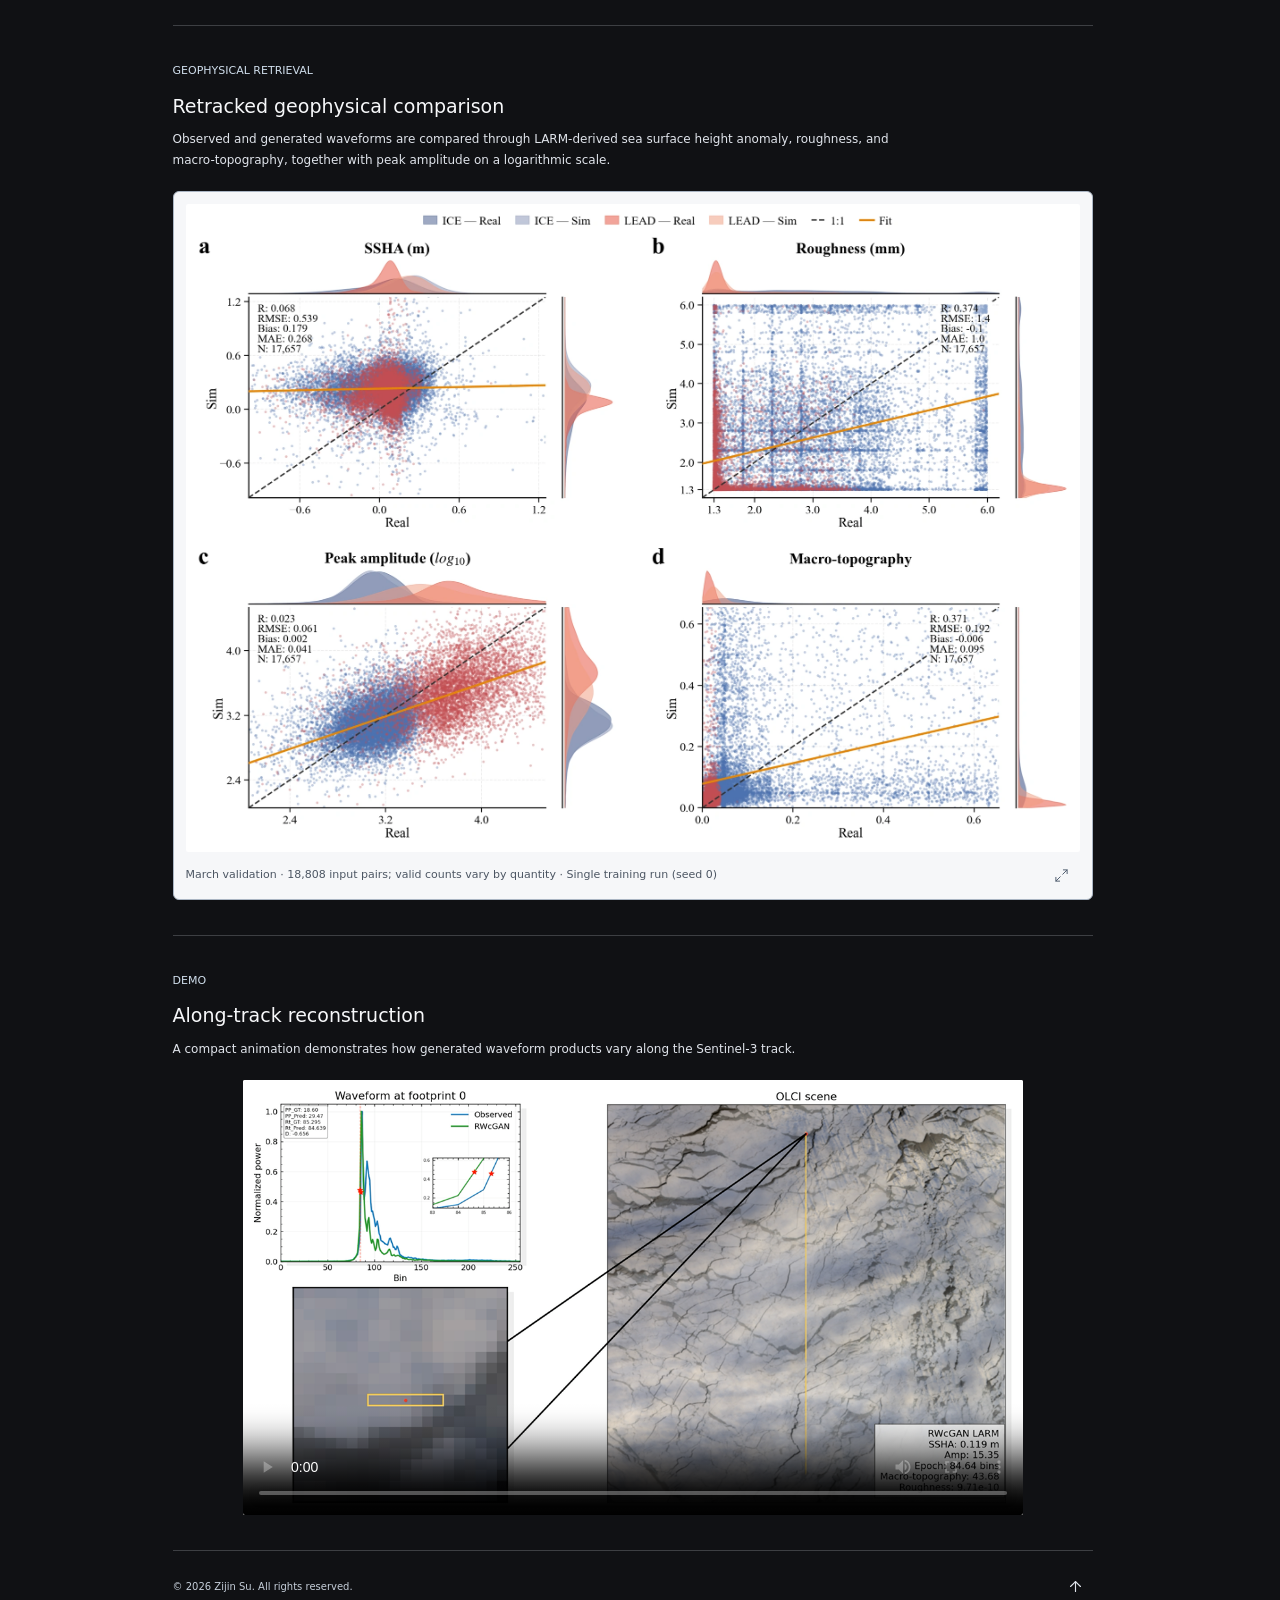
<file: research.html>
<!doctype html>
<html lang="en" data-theme="dark" data-scene="earth-orbit" data-design="immersive">
<head>
  <meta charset="utf-8">
  <meta name="viewport" content="width=device-width, initial-scale=1">
  <title>Research | Zijin Su | Planetary Remote Sensing</title>
  <meta name="description" content="Research abstract for deep learning based radar altimetry echo generation in sea ice surface image recognition.">
  <meta name="color-scheme" content="dark light">
  <link rel="icon" href="favicon.ico?v=bee-20261113" type="image/x-icon" sizes="16x16 32x32 48x48">
  <link rel="icon" href="assets/img/favicon-bee-21f7d604a5.svg" type="image/svg+xml" sizes="any">
  <link rel="icon" href="assets/img/favicon-bee-light-74e31d1121.png" type="image/png" sizes="32x32" media="(prefers-color-scheme: light)">
  <link rel="icon" href="assets/img/favicon-bee-dark-a9e499d6d9.png" type="image/png" sizes="32x32" media="(prefers-color-scheme: dark)">
  <link rel="apple-touch-icon" href="assets/img/apple-touch-icon-bee.png" sizes="180x180">
  <script src="assets/js/planetary-ui-icons.js?v=2"></script>
  <script src="assets/js/orbit-3d-icons.js?v=1"></script>
  <script src="assets/vendor/three-r160/three.min.js" defer></script>
  <script src="assets/js/orbit-3d-dynamics.js?v=2" defer></script>
  <script src="assets/js/orbit-3d-spacecraft.js?v=1" defer></script>
  <script src="assets/js/orbit-polar-art-preview.js?v=3" defer></script>
  <script src="assets/js/orbit-cinematic-art.js?v=4" defer></script>
  <script src="assets/js/orbit-realistic-spacecraft.js?v=1" defer></script>
  <script src="assets/js/orbit-active-spacecraft-preview.js?v=1" defer></script>
  <script src="assets/js/orbit-cinematic-spacecraft.js?v=2" defer></script>
  <script src="assets/js/orbit-reading-clearance.js?v=1" defer></script>
  <script src="assets/js/orbit-cinematic-scene.js?v=2" defer></script>
  <script src="assets/js/planetary-cinematic.js?v=1" defer></script>
  <link rel="stylesheet" href="assets/css/planetary.css?v=22">
  <link rel="stylesheet" href="assets/css/orbit-3d-preview.css?v=3">
  <link rel="stylesheet" href="assets/css/overview-preview.css?v=1">
  <link rel="stylesheet" href="assets/css/terra-polar-preview.css?v=2">
</head>
<body class="research-page" id="top">
  <a class="skip-link" href="#main">Skip to content</a>

  <header class="site-header">
    <div class="header-inner">
      <a class="wordmark" href="index.html">Zijin Su</a>
      <nav class="site-nav" id="primaryNav" aria-label="Primary navigation">
        <a href="index.html#researches">Research</a>
        <a href="index.html#publications">Publications</a>
        <a href="index.html#experience">Experience</a>
        <a href="insights.html">Insights</a>
      </nav>
      <div class="header-tools">
        <a class="cv-link" href="assets/cv/final_cv.pdf"><span data-icon="Download" aria-hidden="true"></span>CV</a>
        <button id="orbit3DMotionToggle" class="icon-button orbit-3d-motion" type="button" role="switch" aria-label="Scene motion" aria-checked="false" data-tooltip="Loading scene motion" disabled><span class="motion-switch-track" aria-hidden="true"><span class="motion-switch-thumb"></span></span></button>
        <div class="scene-control"><span id="sceneName" class="scene-label" aria-hidden="true">Terra</span><button id="sceneToggle" class="icon-button scene-switch" type="button" aria-label="Terra scene. Switch to Luna" title="Terra scene. Switch to Luna" data-tooltip="Terra / Switch to Luna"><span data-icon="Orbit" aria-hidden="true"></span></button></div>
        <button id="menuToggle" class="icon-button menu-toggle" type="button" aria-label="Open navigation" title="Open navigation" aria-expanded="false" aria-controls="primaryNav"><span data-icon="Menu" aria-hidden="true"></span></button>
      </div>
    </div>
  </header>

  <div class="scene-panel" aria-hidden="true"><div id="orbit3DStage" class="orbit-3d-stage" aria-hidden="true"></div></div>

  <main id="main" class="detail-layout">
    <a class="back-link" href="index.html#researches"><span data-icon="ArrowLeft" aria-hidden="true"></span>Back to research</a>
    <header class="detail-header">
      <p class="eyebrow">Research</p>
      <h1>Deep Learning for Radar Altimetry Echo Generation in Sea Ice Surface Image Recognition</h1>
      <p class="detail-meta">Zijin Su<sup>†</sup>, Michel Tsamados<sup>*</sup>, Weibin Chen, Ryan Nichol, Connor Nelson, Stefan Hendricks, and Jack C. Landy. Preparing for submission, 2026. <span class="publication-note"><sup>†</sup>First author; <sup>*</sup>corresponding author.</span></p>
    </header>

    <section class="abstract-panel abstract-wide" aria-label="Research abstract">
      <h2>Abstract</h2>
      <p>
        Sea-ice radar echoes are difficult to interpret because snow, roughness, open-water leads, and mixed surface types can all change the returned waveform within one satellite footprint. This project treats waveform formation as a cross-modal generation problem: from co-located Sentinel-3 OLCI optical image patches, a conditional generative model learns to produce the corresponding SRAL radar-altimetry waveforms. I evaluate the generated echoes by waveform accuracy, morphological descriptors, and retracking-based physical consistency, showing how multimodal deep learning can link visible sea-ice structure with radar-altimetry response for waveform interpretation and sea-ice retrieval. A key design is to encode the waveform in physically meaningful segments rather than as a single undifferentiated curve. This helps the model focus on the leading edge, trailing edge, peak structure, and retracker-relevant regions that carry most of the geophysical information.
      </p>
      <div class="detail-tags" aria-label="Research keywords">
        <span>Sea Ice</span>
        <span>SAR Altimetry</span>
        <span>Sentinel-3 OLCI/SRAL</span>
        <span>Waveform Generation</span>
        <span>cGAN</span>
        <span>Diffusion</span>
      </div>
    </section>

    <section class="research-showcase" aria-label="Research visual summary">
      <article class="showcase-card">
        <div class="showcase-copy">
          <p class="eyebrow">Representative Results</p>
          <h2>Image-to-waveform generation</h2>
          <p>Four representative samples compare cGAN, RWcGAN, CNN regressor, and diffusion. Insets show the retrack region; red markers identify observed and predicted retrack positions.</p>
        </div>
        <figure>
          <a href="assets/img/research-20261115/comparison.png">
            <img src="assets/img/research-20261115/comparison.webp" width="2000" height="1351" loading="lazy" decoding="async" alt="Raw and cropped OLCI patches with observed and generated waveforms across four models, including retrack-region insets">
          </a>
          <figcaption>Representative paired samples · Single training run (seed 0)</figcaption>
        </figure>
      </article>

      <article class="showcase-card">
        <div class="showcase-copy">
          <p class="eyebrow">Model Architecture</p>
          <h2>Region-aware waveform generation</h2>
          <p>RWcGAN maps co-located OLCI image patches into SAR altimetry waveforms. Regional discriminator branches supervise the leading-edge and trailing-edge segments.</p>
        </div>
        <figure>
          <a href="assets/img/research-20261115/architecture.png">
            <img src="assets/img/research-20261115/architecture.webp" width="2000" height="1116" loading="lazy" decoding="async" alt="RWcGAN generator and discriminator architecture with leading-edge and trailing-edge regional branches">
          </a>
          <figcaption>RWcGAN architecture</figcaption>
        </figure>
      </article>

      <article class="showcase-card">
        <div class="showcase-copy">
          <p class="eyebrow">Waveform Metrics</p>
          <h2>Waveform morphology comparison</h2>
          <p>Joint distributions and marginal densities compare observed and RWcGAN-generated leading-edge width, trailing-edge width, pulse peakiness, and retrack position for sea-ice and lead samples.</p>
        </div>
        <figure>
          <a href="assets/img/research-20261115/descriptors.png">
            <img src="assets/img/research-20261115/descriptors.webp" width="2000" height="1449" loading="lazy" decoding="async" alt="Four-panel comparison of observed and generated LEW, TEW, pulse peakiness and retrack position">
          </a>
          <figcaption>March validation · 18,808 pairs · Single training run (seed 0)</figcaption>
        </figure>
      </article>

      <article class="showcase-card">
        <div class="showcase-copy">
          <p class="eyebrow">Geophysical Retrieval</p>
          <h2>Retracked geophysical comparison</h2>
          <p>Observed and generated waveforms are compared through LARM-derived sea surface height anomaly, roughness, and macro-topography, together with peak amplitude on a logarithmic scale.</p>
        </div>
        <figure>
          <a href="assets/img/research-20261115/retrieval.png">
            <img src="assets/img/research-20261115/retrieval.webp" width="2000" height="1449" loading="lazy" decoding="async" alt="Four-panel comparison of observed and generated LARM SSHA, roughness, log10 peak amplitude and macro-topography">
          </a>
          <figcaption>March validation · 18,808 input pairs; valid counts vary by quantity · Single training run (seed 0)</figcaption>
        </figure>
      </article>

      <article class="showcase-card showcase-video">
        <div class="showcase-copy">
          <p class="eyebrow">Demo</p>
          <h2>Along-track reconstruction</h2>
          <p>A compact animation demonstrates how generated waveform products vary along the Sentinel-3 track.</p>
        </div>
        <video controls preload="metadata" playsinline poster="assets/img/along_track_demo_zoom_poster.png">
          <source src="assets/video/along_track_demo_zoom.mp4" type="video/mp4">
          Your browser does not support the video tag.
        </video>
      </article>
    </section>
    <footer class="site-footer"><p>© 2026 Zijin Su. All rights reserved.</p><a class="icon-button" href="#top" aria-label="Back to top" title="Back to top"><span data-icon="ArrowUp" aria-hidden="true"></span></a></footer>
  </main>

</body>
</html>
</file>
<file: assets/css/planetary.css>
:root {
  color-scheme: dark;
  --bg: #101114;
  --text: #f7f8fa;
  --muted: #e0e4eb;
  --subtle: #c6cfda;
  --accent: #d0deec;
  --link: #c0e1ff;
  --line: rgb(221 226 236 / 22%);
  --surface: #1b1e24;
  --header: rgb(13 15 19 / 86%);
  --scene-wash: rgb(6 8 11 / 24%);
  --paper: #f6f7f9;
  --paper-text: #4c5663;
  --paper-line: #dce0e5;
  --background-image: url("../img/space-preview/terra-hong-kong-v1.png");
}

:root[data-theme="light"] {
  color-scheme: light;
  --bg: #fafafa;
  --text: #29292d;
  --muted: #494c54;
  --subtle: #565b65;
  --accent: #486977;
  --link: #265c83;
  --line: rgb(50 54 65 / 23%);
  --surface: #ffffff;
  --header: rgb(250 250 250 / 96%);
  --scene-wash: rgb(250 250 250 / 76%);
  --background-image: url("../img/space-preview/mars-day.png");
}

:root[data-scene="lunar"] {
  --background-image: url("../img/space-preview/lunar-orbit.png");
}

:root[data-scene="mars"] { --background-image: url("../img/space-preview/mars-night.png"); }
:root[data-theme="light"][data-scene="mars"] { --background-image: url("../img/space-preview/mars-day.png"); }
:root[data-scene="earth-orbit"] { --background-image: url("../img/space-preview/terra-hong-kong-v1.png"); }
:root[data-scene="lunar-orbit"] { --background-image: url("../img/space-preview/luna-orbit-aligned-v1.png"); }
:root[data-scene="mars-orbit"] { --background-image: url("../img/space-preview/mars-orbit-aligned-v1.png"); }
/* Limit the exposed planet to roughly the lower quarter, including ultrawide views. */
:root:is([data-scene="earth-orbit"], [data-scene="lunar-orbit"], [data-scene="mars-orbit"]) { --scene-backdrop: #000000; --scene-focus: center calc(100% + max(7lvh, calc(16.875vw - 23lvh))); }
:root[data-scene="deep-space"] { --background-image: url("../img/space-preview/deep-space.png"); }
:root[data-theme="dark"][data-scene="deep-space"] { --scene-wash: linear-gradient(180deg, rgb(6 8 11 / 14%) 0%, rgb(6 8 11 / 18%) 60%, rgb(6 8 11 / 44%) 100%); }
:root[data-theme="dark"]:is([data-scene="earth-orbit"], [data-scene="lunar-orbit"], [data-scene="mars-orbit"]) { --scene-wash: linear-gradient(180deg, rgb(6 8 11 / 14%) 0%, rgb(6 8 11 / 20%) 70%, rgb(6 8 11 / 54%) 100%); }

* { box-sizing: border-box; letter-spacing: 0; }
html { scroll-behavior: smooth; scrollbar-gutter: stable; background: var(--bg); }
body { position: relative; isolation: isolate; margin: 0; background: var(--bg); color: var(--text); font-family: "Avenir Next", Avenir, "Helvetica Neue", system-ui, sans-serif; font-size: 14px; line-height: 1.75; }
.scene-panel { position: fixed; z-index: -2; inset: 0; height: 100vh; height: 100lvh; pointer-events: none; background: var(--scene-backdrop, var(--bg)) var(--background-image) var(--scene-focus, center bottom) / cover no-repeat; transform: translateZ(0); backface-visibility: hidden; }
.scene-panel::after { content: ""; position: absolute; inset: 0; background: var(--scene-wash); }
.scene-panel--outgoing { z-index: -1; will-change: opacity; }
a { color: var(--link); text-decoration: none; text-underline-offset: 4px; }
a:hover { text-decoration: underline; }
a:focus-visible, button:focus-visible, summary:focus-visible { outline: 2px solid var(--accent); outline-offset: 5px; }
button, summary { -webkit-tap-highlight-color: transparent; }
button { font: inherit; }
p, h1, h2, h3, figure { margin: 0; }
strong { font-weight: 600; }
img, video { display: block; max-width: 100%; }
.icon { display: block; width: 17px; height: 17px; flex: 0 0 17px; stroke-width: 1.6; }
.skip-link { position: fixed; top: -80px; left: 16px; z-index: 20; padding: 8px 14px; background: var(--surface); color: var(--text); }
.skip-link:focus { top: 8px; }
.site-header { position: sticky; top: 0; z-index: 10; border-bottom: 1px solid var(--line); background: var(--header); }
.header-inner { display: flex; align-items: center; width: min(1120px, calc(100% - 72px)); height: 52px; margin: 0 auto; gap: 28px; }
.wordmark { color: var(--text); font-size: 15px; font-weight: 600; line-height: 1; white-space: nowrap; }
.wordmark:hover { text-decoration: none; }
.site-nav { display: flex; align-items: center; gap: 24px; margin-left: auto; font-size: 12px; }
.site-nav a { color: var(--muted); padding: 14px 0; }
.site-nav a:hover, .site-nav a[aria-current="location"], .site-nav a[aria-current="page"] { color: var(--text); text-decoration: none; }
.site-nav a[aria-current="location"], .site-nav a[aria-current="page"] { box-shadow: inset 0 -1px 0 var(--accent); }
.header-tools { display: flex; align-items: center; gap: 18px; }
.cv-link { display: inline-flex; align-items: center; gap: 7px; font-size: 12px; color: var(--muted); }
.cv-link .icon { width: 14px; height: 14px; flex-basis: 14px; }
.icon-button { display: inline-grid; place-items: center; width: 34px; height: 34px; padding: 0; border: 1px solid transparent; border-radius: 4px; background: transparent; color: var(--muted); cursor: pointer; }
.icon-button:hover { color: var(--text); border-color: var(--line); text-decoration: none; }
.scene-switch { position: relative; color: var(--accent); border-radius: 50%; transition: color 180ms ease, background-color 180ms ease, border-color 180ms ease; }
.scene-switch:hover { background: rgb(158 178 205 / 8%); }
.scene-switch[aria-busy="true"] { cursor: progress; }
.scene-switch::after { content: attr(data-tooltip); position: absolute; z-index: 1; top: calc(100% + 9px); right: 0; padding: 6px 10px; border: 1px solid var(--line); border-radius: 5px; background: var(--surface); color: var(--muted); font-size: 10px; line-height: 1.6; white-space: nowrap; pointer-events: none; opacity: 0; visibility: hidden; transition: opacity 160ms ease, visibility 160ms ease; }
.scene-switch:focus-visible::after { opacity: 1; visibility: visible; }
@media (hover: hover) {
  .scene-switch:hover::after { opacity: 1; visibility: visible; }
}
.menu-toggle { display: none; }
.scene-control { display: inline-flex; align-items: center; gap: 6px; }
.scene-label { display: inline-block; width: 34px; color: var(--subtle); font-size: 10px; line-height: 1; text-align: right; }
.layout { display: grid; grid-template-columns: 216px minmax(0, 744px); gap: 80px; width: min(1040px, calc(100% - 96px)); margin: 0 auto; padding: 52px 0 0; }
.profile { position: sticky; top: 105px; align-self: start; min-width: 0; }
.avatar { width: 108px; height: 108px; object-fit: cover; border-radius: 50%; background: #ffffff; border: 1px solid #8d99aa; margin-bottom: 22px; }
.avatar-frame { display: grid; place-items: center; width: 128px; height: 128px; padding: 7px; margin-bottom: 24px; border: 1px solid rgb(199 214 233 / 48%); border-radius: 50%; background: rgb(17 22 30 / 55%); box-shadow: 0 8px 24px rgb(0 0 0 / 18%); }
.avatar-frame .avatar { grid-area: auto; width: 100%; height: 100%; margin: 0; border-color: #c0cad7; }
:root[data-theme="light"] .avatar-frame { border-color: #a8b4c4; background: rgb(245 248 252 / 78%); box-shadow: 0 6px 20px rgb(34 47 66 / 10%); }
.profile-name { font-size: 26px; line-height: 1.25; font-weight: 500; margin-bottom: 10px; }
.profile-affiliation { margin-bottom: 13px; }
.profile-role { font-size: 12px; line-height: 1.7; font-weight: 500; color: var(--text); }
.profile-school { margin-top: 3px; font-size: 12px; line-height: 1.7; color: var(--muted); }
.profile-alumni { padding-top: 13px; border-top: 1px solid var(--line); font-size: 11px; line-height: 1.85; color: var(--subtle); }
.profile-alumni span { display: block; color: var(--muted); font-size: 12px; }
.profile--academic .profile-focus { margin-bottom: 16px; font-size: 11px; }
.profile--academic .profile-links { padding-top: 0; border-top: 0; }
.profile-focus { max-width: 200px; font-size: 12px; line-height: 1.7; color: var(--accent); margin-bottom: 18px; }
.profile-focus span { display: block; }
.profile-degree { font-size: 12px; color: var(--muted); line-height: 1.8; }
.profile-degree strong { font-weight: 500; color: var(--text); }
.profile-location { display: flex; align-items: center; gap: 6px; margin-top: 7px; font-size: 11px; color: var(--subtle); }
.profile-location .icon { width: 13px; height: 13px; flex-basis: 13px; }
.profile-email { display: inline-flex; align-items: center; gap: 7px; max-width: 100%; margin-top: 10px; min-height: 28px; font-size: 12px; color: var(--muted); }
.profile-email .icon { width: 14px; height: 14px; flex-basis: 14px; }
.profile-email span { min-width: 0; overflow-wrap: anywhere; }
.profile-email + .profile-links { margin-top: 10px; }
.profile-links { display: flex; flex-wrap: wrap; gap: 8px 16px; margin-top: 20px; padding-top: 16px; border-top: 1px solid var(--line); }
.profile-links a { display: inline-flex; align-items: center; gap: 6px; color: var(--muted); font-size: 11px; min-height: 28px; }
.profile-links .icon { width: 14px; height: 14px; flex-basis: 14px; }
.profile-links a:hover { color: var(--text); }
.profile-cv { display: inline-flex; align-items: center; gap: 7px; color: var(--subtle); font-size: 11px; margin-top: 10px; min-height: 28px; }
.profile-cv .icon { width: 13px; height: 13px; flex-basis: 13px; }
.content { min-width: 0; }
.section { margin-bottom: 34px; padding-bottom: 34px; border-bottom: 1px solid var(--line); scroll-margin-top: 82px; }
.content > .section:last-of-type { margin-bottom: 0; }
.section-heading { display: flex; align-items: baseline; justify-content: space-between; gap: 20px; margin-bottom: 22px; }
.section h2 { font-size: 19px; line-height: 1.35; font-weight: 500; }
.section-label { color: var(--subtle); font-size: 11px; font-variant-numeric: tabular-nums; }
.eyebrow { font-size: 11px; font-weight: 500; color: var(--accent); text-transform: uppercase; margin-bottom: 12px; }
.intro h2 { margin-bottom: 19px; }
.intro > p:not(.eyebrow) { font-size: 14px; line-height: 1.85; margin-bottom: 15px; color: var(--muted); }
.intro strong { color: var(--text); font-weight: 500; }
.topic-list { display: flex; flex-wrap: wrap; gap: 6px 17px; list-style: none; padding: 0; margin: 23px 0 0; color: var(--subtle); font-size: 11px; }
.topic-list li { position: relative; padding-left: 10px; }
.topic-list li::before { content: ""; position: absolute; width: 3px; height: 3px; border-radius: 50%; left: 0; top: 8px; background: var(--accent); }
.news-list { padding: 0; margin: 0; list-style: none; }
.news-list li { display: grid; grid-template-columns: 74px minmax(0, 1fr); gap: 16px; margin-bottom: 14px; font-size: 13px; line-height: 1.85; }
.news-list li:last-child { margin-bottom: 0; }
.news-list time { color: var(--accent); font-size: 11px; padding-top: 2px; font-variant-numeric: tabular-nums; white-space: nowrap; }
.paper-title { color: var(--link); }
.news-list strong { color: var(--text); font-weight: 600; }
.news-archive { margin-top: 17px; }
.news-archive summary { display: inline-flex; align-items: center; gap: 7px; color: var(--subtle); font-size: 11px; list-style: none; cursor: pointer; min-height: 28px; }
.news-archive summary::-webkit-details-marker { display: none; }
.news-archive summary .icon { width: 13px; height: 13px; flex-basis: 13px; transition: transform 120ms ease; }
.news-archive[open] summary .icon { transform: rotate(180deg); }
.news-archive > ul { padding-top: 15px; }
.research-entry { padding: 25px 0; border-bottom: 1px solid var(--line); }
.research-entry:first-child { padding-top: 0; }
.research-entry:last-child { border-bottom: 0; padding-bottom: 0; }
.research-entry--media { display: grid; grid-template-columns: minmax(0, 1fr) 208px; align-items: center; gap: 28px; }
.entry-kicker { font-size: 11px; color: var(--subtle); margin-bottom: 8px; }
.entry-kicker span { margin: 0 5px; color: var(--subtle); }
h3 { font-size: 15px; line-height: 1.55; font-weight: 500; }
.research-entry h3 { margin-bottom: 10px; }
.research-entry h3 a { color: var(--text); }
.research-entry p:not(.entry-kicker) { font-size: 13px; color: var(--muted); line-height: 1.85; }
.text-link, .publication-links a { display: inline-flex; align-items: center; gap: 5px; font-size: 12px; margin-top: 12px; }
.text-link .icon, .publication-links .icon { width: 13px; height: 13px; flex-basis: 13px; }
.research-image { display: block; margin-top: 4px; padding: 6px; border: 1px solid #aab5c3; border-radius: 5px; overflow: hidden; background: var(--paper); }
.research-image img { width: 100%; height: auto; }
.research-entry--wide figure { margin: 22px auto 0; max-width: 660px; padding: 12px 12px 9px; background: var(--paper); border: 1px solid #aab5c3; border-radius: 5px; }
.research-entry--wide figure img { width: 100%; height: auto; border-radius: 3px; background: #ffffff; }
figcaption { font-size: 10px; color: var(--subtle); line-height: 1.6; margin-top: 8px; }
.research-entry--wide figcaption { text-align: center; color: var(--paper-text); }
.research-entry--wide figcaption a { color: #2c5f87; }
.publication-list { list-style: none; counter-reset: publications; margin: 0; padding: 0; }
.publication-list > li { display: grid; grid-template-columns: 25px minmax(0, 1fr); gap: 16px; counter-increment: publications; border-bottom: 1px solid var(--line); padding: 23px 0; }
.publication-list > li:first-child { padding-top: 0; }
.publication-list > li:last-child { border-bottom: 0; padding-bottom: 0; }
.publication-list > li::before { content: counter(publications, decimal-leading-zero); color: var(--accent); font-size: 11px; padding-top: 3px; font-variant-numeric: tabular-nums; }
.publication-body h3 { margin-bottom: 9px; }
.publication-body p { font-size: 13px; color: var(--muted); line-height: 1.9; }
.publication-body strong { color: var(--text); font-weight: 600; }
.publication-body .publication-venue { margin-top: 4px; color: var(--subtle); }
.publication-body .publication-note { margin-top: 4px; font-size: 11px; color: var(--subtle); }
sup { font-size: 0.72em; line-height: 0; }
.publication-links { display: flex; flex-wrap: wrap; align-items: center; gap: 18px; }
.timeline { display: grid; gap: 30px; }
.timeline article { display: grid; grid-template-columns: 80px minmax(0, 1fr); align-items: start; gap: 20px; min-width: 0; }
.timeline img { width: 56px; height: 56px; object-fit: contain; object-position: center; }
.institution-mark { display: flex; align-items: center; justify-content: center; width: 100%; height: 72px; overflow: visible; }
/* The shared rail centers wide wordmarks without max-width shrinking or offsets. */
.institution-mark img { flex: 0 0 auto; max-width: none; margin: 0; border-radius: 0; background: transparent; }
.institution-mark--cuhk img { width: 74.8px; height: 74.8px; }
.institution-mark--wordmark img { width: 64px; height: 36px; }
.institution-mark--ucl img { width: 48px; height: 14px; }
:root[data-theme="light"] .institution-mark--ucl img { filter: brightness(0); }
.timeline h3 { font-size: 13px; margin-bottom: 5px; }
.timeline p { font-size: 12px; line-height: 1.85; color: var(--muted); }
.timeline time { display: block; margin-top: 7px; color: var(--accent); font-size: 10px; font-variant-numeric: tabular-nums; }
.capabilities { margin: 0; }
.capabilities > div { display: grid; grid-template-columns: 148px minmax(0, 1fr); gap: 20px; padding: 13px 0; border-bottom: 1px solid var(--line); }
.capabilities > div:first-child { padding-top: 0; }
.capabilities > div:last-child { border-bottom: 0; padding-bottom: 0; }
.capabilities dt { font-size: 11px; font-weight: 500; color: var(--text); }
.capabilities dd { margin: 0; font-size: 12px; color: var(--muted); line-height: 1.85; }
.contact { padding-bottom: 38px; margin-bottom: 0; }
.contact-email { display: inline-flex; align-items: center; gap: 9px; font-size: 20px; line-height: 1.5; font-weight: 400; }
.contact-email .icon { width: 18px; height: 18px; flex-basis: 18px; }
.contact-secondary { display: flex; flex-wrap: wrap; gap: 20px; margin-top: 15px; }
.contact-secondary a { display: inline-flex; align-items: center; gap: 4px; color: var(--subtle); font-size: 11px; }
.contact-secondary .icon { width: 12px; height: 12px; flex-basis: 12px; }
.site-footer { display: flex; align-items: center; justify-content: space-between; gap: 16px; padding: 19px 0 30px; color: var(--subtle); font-size: 10px; }
.detail-layout { width: min(920px, calc(100% - 96px)); margin: 0 auto; padding: 42px 0 0; }
.back-link { display: inline-flex; align-items: center; gap: 7px; color: var(--subtle); font-size: 11px; margin-bottom: 28px; }
.back-link .icon { width: 14px; height: 14px; flex-basis: 14px; }
.detail-header { margin-bottom: 32px; }
.detail-header h1 { max-width: 820px; font-size: 27px; font-weight: 500; line-height: 1.4; margin-bottom: 17px; }
.detail-meta { font-size: 12px; color: var(--muted); line-height: 1.9; }
.detail-meta .publication-note { display: block; margin-top: 5px; font-size: 10px; color: var(--subtle); }
.insights-layout { max-width: 760px; }
.insights-header { max-width: 650px; margin-bottom: 30px; }
.insights-header > p:last-child { font-size: 14px; line-height: 1.85; color: var(--muted); }
.insight-entry { padding: 28px 0; border-top: 1px solid var(--line); scroll-margin-top: 82px; }
.insight-entry h2 { font-size: 19px; line-height: 1.45; font-weight: 500; margin-bottom: 11px; }
.insight-question { color: var(--accent); font-size: 14px; line-height: 1.75; margin-bottom: 11px; }
.insight-entry > p:last-child { max-width: 650px; color: var(--muted); font-size: 13px; line-height: 1.9; }
.abstract-panel { padding: 26px 0 32px; border-top: 1px solid var(--line); border-bottom: 1px solid var(--line); margin-bottom: 35px; }
.abstract-panel h2 { font-size: 19px; font-weight: 500; margin-bottom: 16px; }
.abstract-panel > p { font-size: 13px; color: var(--muted); line-height: 1.9; }
.detail-tags { display: flex; flex-wrap: wrap; gap: 6px 17px; margin-top: 21px; color: var(--accent); font-size: 10px; }
.research-showcase { display: grid; gap: 35px; }
.showcase-card { padding: 0 0 35px; border-bottom: 1px solid var(--line); }
.showcase-copy { margin-bottom: 20px; max-width: 720px; }
.showcase-copy h2 { font-size: 19px; line-height: 1.4; font-weight: 500; margin-bottom: 10px; }
.showcase-copy > p:not(.eyebrow) { font-size: 12px; color: var(--muted); }
.showcase-card img, .showcase-card video { width: 100%; height: auto; border-radius: 2px; background: #ffffff; }
.showcase-card > figure { padding: 12px 12px 5px; background: var(--paper); border: 1px solid #aab5c3; border-radius: 6px; }
.compact-figure figure { max-width: 740px; margin: 0 auto; }
.showcase-wide figure { max-width: 800px; margin: 0 auto; }
.showcase-wide img { max-height: 340px; object-fit: contain; }
.paired-figures { display: grid; grid-template-columns: repeat(2, minmax(0, 1fr)); gap: 20px; padding: 14px; background: var(--paper); border: 1px solid #aab5c3; border-radius: 6px; }
.paired-figures figure { min-width: 0; }
.paired-figures img { aspect-ratio: 1.38; object-fit: contain; cursor: zoom-in; }
.showcase-card figcaption { display: flex; align-items: center; justify-content: space-between; gap: 12px; min-height: 38px; margin-top: 4px; text-align: left; color: var(--paper-text); font-size: 11px; }
.figure-zoom { display: inline-grid; place-items: center; flex: 0 0 36px; width: 36px; height: 36px; padding: 0; border: 1px solid transparent; border-radius: 4px; background: transparent; color: #536072; cursor: zoom-in; }
.figure-zoom:hover { border-color: #c5ccd5; background: #e7ebf0; color: #1d405f; }
.figure-zoom:focus-visible { outline-color: #315f85; }
.figure-zoom .icon { width: 15px; height: 15px; }
.showcase-card figure img { cursor: zoom-in; }
.showcase-video video { max-width: 780px; margin: 0 auto; }

.is-viewing-figure { overflow: hidden; }
.figure-viewer { width: min(1280px, calc(100vw - 40px)); max-width: none; max-height: calc(100vh - 40px); max-height: calc(100dvh - 40px); padding: 0; overflow: auto; color: #edf0f5; background: #171b21; border: 1px solid #576170; border-radius: 6px; }
.figure-viewer::backdrop { background: rgb(0 0 0 / 82%); }
.viewer-toolbar { display: flex; align-items: center; gap: 10px; min-height: 48px; padding: 4px 10px 4px 17px; }
.viewer-count { margin-right: auto; font-size: 12px; color: #bcc6d4; font-variant-numeric: tabular-nums; }
.viewer-toolbar button { color: #d8e1ef; }
.viewer-toolbar button:focus-visible { outline-color: #b5d9f5; }
.viewer-toolbar button:disabled { opacity: 0.3; cursor: default; }
.viewer-image { display: block; width: 100%; max-height: calc(100vh - 160px); max-height: calc(100dvh - 160px); object-fit: contain; background: #fff; }
.viewer-caption { padding: 11px 17px 13px; color: #cdd4df; font-size: 12px; line-height: 1.6; }

@media (max-width: 1100px) {
  .layout { grid-template-columns: 190px minmax(0, 1fr); gap: 52px; width: calc(100% - 80px); }
  .header-inner { width: calc(100% - 64px); }
  .site-nav { gap: 19px; }
  .research-entry--media { grid-template-columns: minmax(0, 1fr) 180px; gap: 23px; }
}

@media (max-width: 820px) {
  .layout { display: block; width: calc(100% - 48px); padding-top: 30px; }
  .profile { position: static; display: grid; grid-template-columns: 84px minmax(0, 1fr); column-gap: 22px; margin-bottom: 30px; padding-bottom: 25px; border-bottom: 1px solid var(--line); }
  .avatar { grid-column: 1; grid-row: 1 / 5; width: 84px; height: 84px; margin: 3px 0 0; }
  .profile-name { grid-column: 2; grid-row: 1; font-size: 23px; margin-bottom: 6px; }
  .profile-focus { grid-column: 2; grid-row: 2; font-size: 11px; margin-bottom: 8px; }
  .profile-degree { grid-column: 2; grid-row: 3; font-size: 11px; }
  .profile-location { grid-column: 2; grid-row: 4; margin-top: 5px; }
  .profile--academic { grid-template-columns: 96px minmax(0, 1fr); }
  .profile--academic .avatar-frame { grid-column: 1; grid-row: 1 / 4; width: 96px; height: 96px; padding: 5px; margin: 3px 0 0; }
  .profile--academic .profile-affiliation { grid-column: 2; grid-row: 2; margin-bottom: 9px; }
  .profile--academic .profile-focus { grid-column: 2; grid-row: 3; margin-bottom: 0; }
  .profile--academic .profile-alumni { grid-column: 2; grid-row: 4; padding-top: 11px; margin-top: 12px; }
  .profile--academic .profile-location { grid-column: 2; grid-row: 5; margin-top: 6px; }
  .profile--academic .profile-email { grid-column: 2; grid-row: 6; margin-top: 6px; font-size: 11px; }
  .profile-links { grid-column: 1 / -1; margin-top: 16px; padding-top: 0; border-top: 0; gap: 20px; }
  .profile-cv { grid-column: 1 / -1; margin-top: 0; }
  .section { margin-bottom: 30px; padding-bottom: 30px; }
  .detail-layout { width: calc(100% - 48px); padding-top: 30px; }
}

@media (max-width: 600px) {
  .header-inner { width: calc(100% - 36px); min-height: 52px; gap: 14px; }
  .header-tools { margin-left: auto; gap: 11px; }
  .header-tools .icon-button { width: 44px; height: 44px; }
  .cv-link { font-size: 11px; }
  .menu-toggle { display: inline-grid; }
  .site-nav { position: absolute; top: 100%; left: 0; right: 0; margin: 0; padding: 12px 18px 18px; flex-direction: column; align-items: stretch; gap: 0; border-bottom: 1px solid var(--line); background: var(--header); }
  .js .site-nav:not(.is-open) { display: none; }
  .site-nav a { padding: 10px 0; min-height: 40px; font-size: 13px; }
  .site-nav a[aria-current="location"], .site-nav a[aria-current="page"] { box-shadow: none; color: var(--accent); }
  .layout { width: calc(100% - 40px); padding-top: 26px; }
  .profile { column-gap: 20px; margin-bottom: 28px; }
  .profile-links { gap: 22px; }
  .section h2 { font-size: 19px; }
  .section-heading { margin-bottom: 18px; }
  .intro > p:not(.eyebrow) { font-size: 13px; line-height: 1.9; }
  .news-list li { grid-template-columns: 59px minmax(0, 1fr); gap: 13px; font-size: 13px; }
  .news-list time { font-size: 10px; }
  .research-entry--media { grid-template-columns: minmax(0, 1fr); gap: 17px; }
  .research-image { width: min(100%, 300px); }
  .research-entry h3 { font-size: 14px; }
  .research-entry p:not(.entry-kicker) { font-size: 13px; }
  .publication-list > li { grid-template-columns: 19px minmax(0, 1fr); gap: 10px; }
  .publication-body h3 { font-size: 13px; }
  .publication-body p { font-size: 13px; }
  .publication-body .publication-note { font-size: 10px; }
  .timeline { gap: 26px; }
  .timeline article { grid-template-columns: 68px minmax(0, 1fr); gap: 16px; }
  .timeline img { width: 48px; height: 48px; }
  .institution-mark { height: 64px; }
  .institution-mark--cuhk img { width: 64.6px; height: 64.6px; }
  .institution-mark--wordmark img { width: 56px; height: 32px; }
  .institution-mark--ucl img { width: 42px; height: 12px; }
  .timeline h3 { font-size: 13px; }
  .timeline p { font-size: 12px; }
  .capabilities > div { display: block; padding: 13px 0; }
  .capabilities dt { margin-bottom: 6px; }
  .capabilities dd { font-size: 12px; }
  .contact-email { font-size: 18px; }
  .contact-secondary { gap: 12px 20px; }
  .site-footer { font-size: 9px; }
  .detail-layout { width: calc(100% - 40px); padding-top: 25px; }
  .detail-header h1 { font-size: 23px; }
  .detail-meta { font-size: 11px; }
  .abstract-panel > p { font-size: 12px; }
  .paired-figures { grid-template-columns: minmax(0, 1fr); }
  .showcase-copy h2 { font-size: 18px; }
  .paired-figures { padding: 8px; gap: 15px; }
  .showcase-card > figure { padding: 8px 8px 3px; }
  .figure-zoom { flex-basis: 44px; width: 44px; height: 44px; }
  .figure-viewer { width: calc(100vw - 16px); max-height: calc(100dvh - 16px); }
  .viewer-toolbar .icon-button { width: 44px; height: 44px; }
  .viewer-image { max-height: calc(100dvh - 166px); }
}

@media (max-aspect-ratio: 3/4) {
  :root:is([data-scene="earth-orbit"], [data-scene="lunar-orbit"], [data-scene="mars-orbit"]) { --scene-focus: center calc(100% + max(2lvh, calc(44vw - 20lvh))); }
  :root { --background-image: url("../img/space-preview/mars-night-mobile.png"); }
  :root[data-theme="light"] { --background-image: url("../img/space-preview/mars-day-mobile.png"); }
  :root[data-scene="lunar"] { --background-image: url("../img/space-preview/lunar-mobile.png"); }
  :root[data-scene="mars"] { --background-image: url("../img/space-preview/mars-night-mobile.png"); }
  :root[data-theme="light"][data-scene="mars"] { --background-image: url("../img/space-preview/mars-day-mobile.png"); }
  :root[data-scene="earth-orbit"] { --background-image: url("../img/space-preview/terra-hong-kong-mobile-v1.png"); }
  :root[data-scene="lunar-orbit"] { --background-image: url("../img/space-preview/luna-orbit-aligned-mobile-v1.png"); }
  :root[data-scene="mars-orbit"] { --background-image: url("../img/space-preview/mars-orbit-aligned-mobile-v1.png"); }
  :root[data-scene="deep-space"] { --background-image: url("../img/space-preview/deep-space.png"); --scene-focus: 100% bottom; }
}

@media (prefers-reduced-motion: reduce) {
  html { scroll-behavior: auto; }
  *, *::before, *::after { transition: none !important; }
}
</file>
<file: assets/css/orbit-3d-preview.css>
.orbit-3d-stage { position: absolute; inset: 0; overflow: hidden; opacity: 0; pointer-events: none; transition: opacity 1400ms ease; }
.orbit-3d-stage canvas { display: block; width: 100%; height: 100%; }
.scene-panel[data-webgl-ready="true"] { background-color: #000; }
.scene-panel[data-webgl-ready="true"] .orbit-3d-stage { opacity: 1; }
.scene-panel:not([data-webgl-ready="true"]) .orbit-3d-stage { transition: none; }
.header-tools .orbit-3d-motion { position: relative; flex: 0 0 auto; align-self: center; border: 0; }
.header-tools .orbit-3d-motion:hover { background: transparent; }
.header-tools .cv-link { white-space: nowrap; }
.motion-switch-track { position: relative; display: block; width: 30px; height: 18px; border: 1px solid var(--line); border-radius: 9px; background: rgb(164 180 200 / 5%); transition: background-color 180ms ease, border-color 180ms ease; }
.motion-switch-thumb { position: absolute; top: 2px; left: 2px; width: 12px; height: 12px; border-radius: 50%; background: var(--subtle); opacity: 0.7; transition: transform 180ms ease, background-color 180ms ease, opacity 180ms ease; }
.orbit-3d-motion[aria-checked="true"] .motion-switch-track { background: rgb(192 225 255 / 16%); border-color: rgb(192 225 255 / 40%); }
.orbit-3d-motion[aria-checked="true"] .motion-switch-thumb { transform: translateX(12px); background: var(--accent); opacity: 1; }
.orbit-3d-motion:hover:not(:disabled) .motion-switch-track { border-color: var(--accent); }
.orbit-3d-motion::after { content: attr(data-tooltip); position: absolute; z-index: 1; top: calc(100% + 9px); right: 0; padding: 6px 10px; border: 1px solid var(--line); border-radius: 5px; background: var(--surface); color: var(--muted); font-size: 10px; line-height: 1.6; white-space: nowrap; pointer-events: none; opacity: 0; visibility: hidden; transition: opacity 160ms ease, visibility 160ms ease; }
.orbit-3d-motion:focus-visible::after { opacity: 1; visibility: visible; }
.orbit-3d-motion:disabled { opacity: 0.45; cursor: default; }
@media (hover: hover) {
  .orbit-3d-motion:hover::after { opacity: 1; visibility: visible; }
}
.orbit-map-credit { margin-left: auto; color: var(--subtle); font-size: 9px; }
@media (max-width: 600px) {
  .site-footer { flex-wrap: wrap; column-gap: 12px; }
  .orbit-map-credit { margin-left: 0; }
}
@media (max-width: 380px) {
  .scene-label { display: none; }
}
@media (prefers-reduced-motion: reduce) {
  .orbit-3d-stage { transition: none; }
  .motion-switch-track, .motion-switch-thumb { transition: none; }
}
</file>
<file: assets/css/overview-preview.css>
.section-link {
  display: inline-flex;
  align-items: center;
  gap: 5px;
  flex: 0 0 auto;
  min-height: 32px;
  color: var(--subtle);
  font-size: 11px;
  white-space: nowrap;
}

.section-link .icon {
  width: 13px;
  height: 13px;
  flex-basis: 13px;
}

.publication-list--selected > li {
  padding: 19px 0;
}

.publication-list--selected > li:first-child { padding-top: 0; }
.publication-list--selected > li:last-child { padding-bottom: 0; }
.publication-list--selected h3 { font-size: 14px; line-height: 1.6; margin-bottom: 7px; }
.publication-list--selected .publication-body > p { font-size: 12px; line-height: 1.8; }
.publication-meta { display: flex; flex-wrap: wrap; align-items: baseline; gap: 4px 18px; margin-top: 7px; }
.publication-meta .publication-venue { margin-top: 0; font-size: 12px; line-height: 1.8; }
.publication-meta .publication-links a { margin-top: 0; }
.publication-legend { margin-top: 19px; color: var(--subtle); font-size: 11px; line-height: 1.8; }
.archive-layout { max-width: 920px; }
.archive-header { margin-bottom: 29px; }
.archive-count { margin-top: 7px; color: var(--subtle); font-size: 12px; }
.archive-year { display: grid; grid-template-columns: 56px minmax(0, 1fr); gap: 24px; padding: 27px 0; border-top: 1px solid var(--line); scroll-margin-top: 82px; }
.archive-year > h2 { color: var(--accent); font-size: 13px; font-weight: 500; line-height: 1.85; }
.archive-year .news-list li { grid-template-columns: 74px minmax(0, 1fr); margin-bottom: 20px; }
.archive-year .news-list li:last-child { margin-bottom: 0; }
.archive-year .publication-list > li { padding: 23px 0; }
.archive-year .publication-list > li:first-child { padding-top: 0; }
.archive-year .publication-list > li:last-child { padding-bottom: 0; }
.archive-year .publication-body h3 { font-size: 14px; }
.archive-layout > .site-footer { border-top: 1px solid var(--line); }

@media (max-width: 600px) {
  .section-heading { gap: 12px; align-items: center; }
  .section-link { min-height: 44px; }
  .publication-list--selected h3 { font-size: 13px; }
  .publication-list--selected .publication-body > p { font-size: 13px; }
  .publication-meta { gap: 6px 16px; }
  .archive-year { grid-template-columns: minmax(0, 1fr); gap: 16px; padding: 23px 0; }
  .archive-year .news-list li { grid-template-columns: 59px minmax(0, 1fr); }
  .archive-year .publication-body h3 { font-size: 13px; }
}
</file>
<file: assets/css/terra-polar-preview.css>
:root[data-scene="earth-orbit"] {
  --background-image: url("../img/space-preview/terra-polar-clean-v2.png");
}
:root[data-scene="lunar-orbit"] { --background-image: url("../img/space-preview/luna-orbit-clean-v2.png"); }
:root[data-scene="mars-orbit"] { --background-image: url("../img/space-preview/mars-orbit-clean-v2.png"); }

@media (max-aspect-ratio: 3/4) {
  :root[data-scene="earth-orbit"] {
    --background-image: url("../img/space-preview/terra-polar-clean-mobile-v2.png");
  }
  :root[data-scene="lunar-orbit"] { --background-image: url("../img/space-preview/luna-orbit-clean-mobile-v2.png"); }
  :root[data-scene="mars-orbit"] { --background-image: url("../img/space-preview/mars-orbit-clean-mobile-v2.png"); }
}
</file>
<file: assets/css/research-compact-bfb7ca02b9.css>
/* Compact research rows, scoped to the homepage project list. */
.research-list--compact .research-entry--compact {
  display: grid;
  grid-template-columns: minmax(0, 1fr) 204px;
  gap: 32px;
  align-items: center;
  padding: 20px 0;
  scroll-margin-top: 80px;
}
.research-list--compact .research-entry--compact:first-child { padding-top: 0; }
.research-list--compact .research-entry--compact:last-child { padding-bottom: 0; }
.research-entry--compact .research-copy { min-width: 0; }
.research-list--compact .entry-kicker {
  margin: 0 0 6px;
  font-size: 10px;
  line-height: 1.5;
  letter-spacing: .035em;
}
.research-list--compact .research-copy > p:not(.entry-kicker) {
  max-width: 440px;
  margin: 0;
  font-size: 12px;
  line-height: 1.75;
}
.research-list--compact .text-link { margin-top: 9px; font-size: 11px; }
.research-list--compact .research-preview {
  width: 100%;
  max-width: 204px;
  margin: 0;
  justify-self: end;
}
.research-thumbnail {
  display: grid;
  grid-template: minmax(0, 1fr) / minmax(0, 1fr);
  align-items: center;
  box-sizing: content-box;
  aspect-ratio: 2000 / 1351;
  padding: 4px;
  overflow: hidden;
  border: 1px solid rgba(145, 162, 181, .5);
  border-radius: 4px;
  background: #fff;
  transition: border-color 150ms ease;
}
.research-thumbnail:hover { border-color: var(--accent); }
.research-thumbnail:focus-visible { outline: 2px solid var(--accent); outline-offset: 4px; }
.research-thumbnail img { display: block; width: 100%; height: auto; background: #fff; }
#demtracknet .research-preview { align-self: center; }
#demtracknet .research-thumbnail { aspect-ratio: 1261 / 683; }
.research-thumbnail-crop {
  position: relative;
  overflow: hidden;
  height: 100%;
}
.research-thumbnail-crop img {
  position: absolute;
  top: calc(-14 * 100% / 683);
  left: 0;
  width: calc(1290 * 100% / 1261);
  max-width: none;
}
@media (max-width: 900px) {
  .research-list--compact .research-entry--compact { grid-template-columns: minmax(0, 1fr) 180px; gap: 24px; }
  .research-list--compact .research-preview { max-width: 180px; }
}
@media (max-width: 600px) {
  .research-list--compact .research-entry--compact { grid-template-columns: minmax(0, 1fr) 112px; gap: 16px; align-items: start; padding: 18px 0; }
  .research-list--compact .entry-kicker { font-size: 9px; letter-spacing: .015em; }
  .research-list--compact .research-copy > p:not(.entry-kicker) { font-size: 12px; }
  .research-list--compact .research-preview { max-width: 112px; }
}
@media (max-width: 360px) {
  .research-list--compact .research-entry--compact { grid-template-columns: minmax(0, 1fr) 96px; gap: 14px; }
  .research-list--compact .research-preview { max-width: 96px; }
}
</file>
